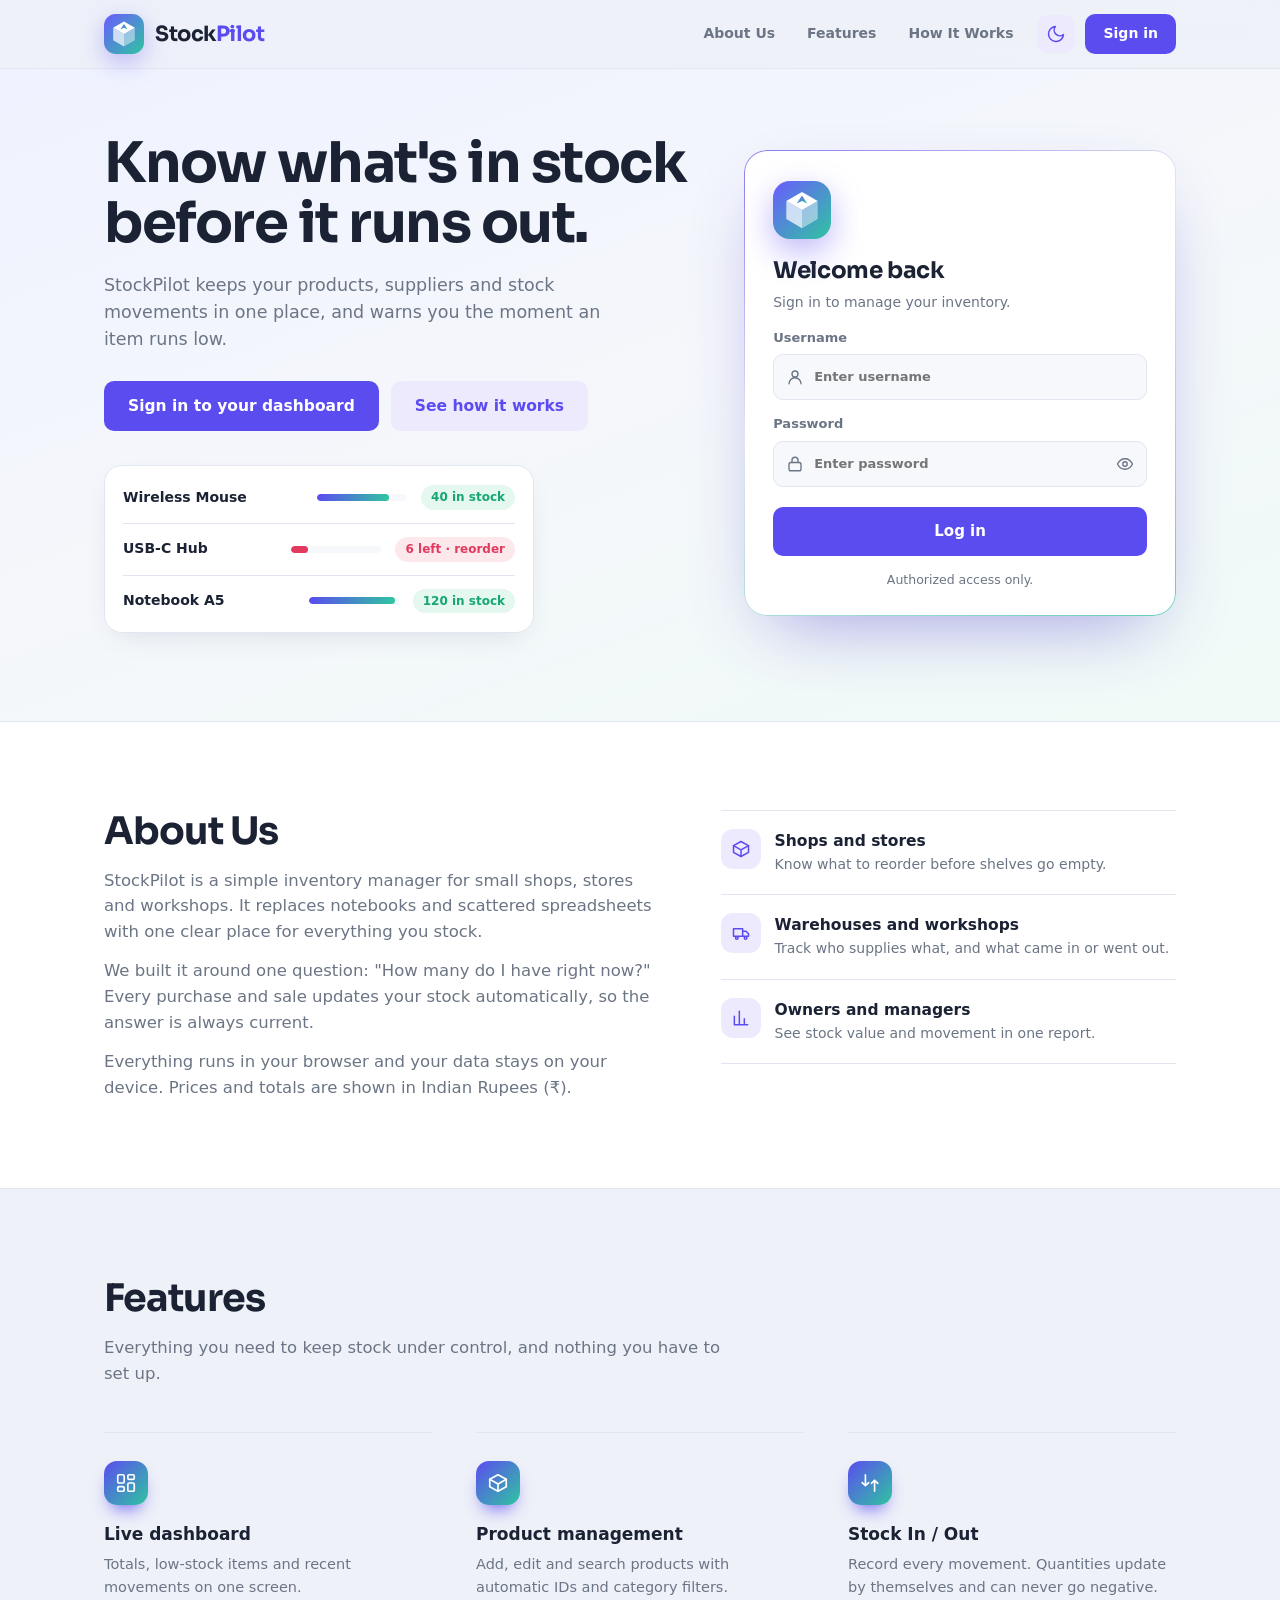
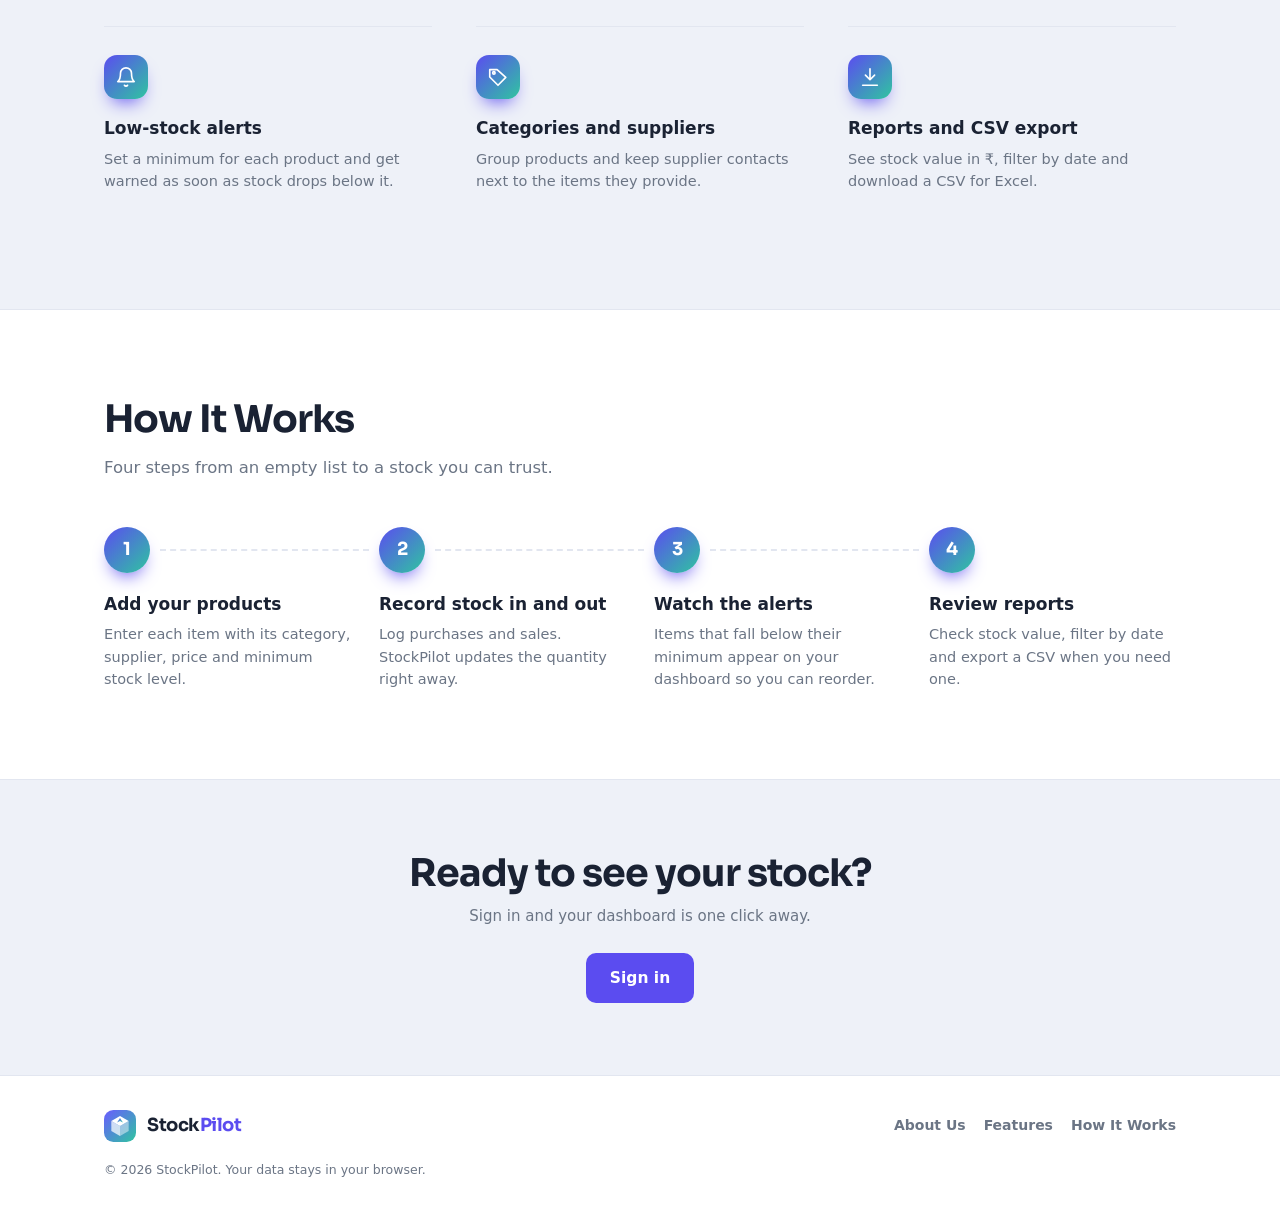
<file: index.html>
<!DOCTYPE html><html lang="en"><head><meta charset="utf-8"><meta name="viewport" content="width=device-width,initial-scale=1"><title>StockPilot · Inventory Management</title>
<meta name="description" content="StockPilot helps you track products, suppliers and stock movements, and warns you before anything runs out.">
<link rel="icon" href="favicon.svg" type="image/svg+xml">
<link rel="preconnect" href="https://fonts.googleapis.com"><link rel="preconnect" href="https://fonts.gstatic.com" crossorigin>
<link href="https://fonts.googleapis.com/css2?family=Sora:wght@600;700&display=swap" rel="stylesheet">
<script>(function(){try{var t=localStorage.getItem('sp_theme')||(matchMedia('(prefers-color-scheme: dark)').matches?'dark':'light');document.documentElement.setAttribute('data-theme',t)}catch(e){}})();</script>
<link rel="stylesheet" href="css/style.css"></head>
<body class="landing">

<header class="nav"><div class="wrap">
 <a class="wordmark" href="#top" aria-label="StockPilot home"><span class="lg" data-logo="color"></span><span>Stock<b>Pilot</b></span></a>
 <nav class="nav-links" aria-label="Sections"><a href="#about">About Us</a><a href="#features">Features</a><a href="#how">How It Works</a></nav>
 <button class="btn ghost icon-btn" id="theme-toggle" aria-label="Toggle dark mode"></button>
 <a class="btn sm" href="#login">Sign in</a>
</div></header>

<section class="hero" id="top"><div class="wrap">
 <div>
  <h1>Know what's in stock before it runs out.</h1>
  <p class="lead">StockPilot keeps your products, suppliers and stock movements in one place, and warns you the moment an item runs low.</p>
  <div class="cta-row"><a class="btn lg" href="#login">Sign in to your dashboard</a><a class="btn ghost lg" href="#how">See how it works</a></div>
  <div class="panel peek" aria-label="Sample stock levels">
   <div class="peek-row"><span>Wireless Mouse</span><div class="meter"><i style="width:80%"></i></div><span class="tag">40 in stock</span></div>
   <div class="peek-row"><span>USB-C Hub</span><div class="meter low"><i style="width:18%"></i></div><span class="tag low">6 left · reorder</span></div>
   <div class="peek-row"><span>Notebook A5</span><div class="meter"><i style="width:96%"></i></div><span class="tag">120 in stock</span></div>
  </div>
 </div>

 <form class="panel login" id="login">
  <div class="badge" data-logo="color"></div>
  <h3>Welcome back</h3>
  <p class="sub">Sign in to manage your inventory.</p>
  <label>Username<div class="field"><span class="icon" data-ic="user"></span><input name="u" placeholder="Enter username" required autocomplete="username"></div></label>
  <label>Password<div class="field"><span class="icon" data-ic="lock"></span><input name="p" id="pw" type="password" placeholder="Enter password" required autocomplete="current-password"><button type="button" class="eye" id="eye" aria-label="Show password"></button></div></label>
  <button class="btn">Log in</button>
  <p class="note">Authorized access only.</p>
 </form>
</div></section>

<section class="sec band" id="about"><div class="wrap about">
 <div>
  <h2>About Us</h2>
  <p>StockPilot is a simple inventory manager for small shops, stores and workshops. It replaces notebooks and scattered spreadsheets with one clear place for everything you stock.</p>
  <p>We built it around one question: "How many do I have right now?" Every purchase and sale updates your stock automatically, so the answer is always current.</p>
  <p>Everything runs in your browser and your data stays on your device. Prices and totals are shown in Indian Rupees (₹).</p>
 </div>
 <ul class="who">
  <li><span class="icon" data-ic="products"></span><div><strong>Shops and stores</strong><span>Know what to reorder before shelves go empty.</span></div></li>
  <li><span class="icon" data-ic="suppliers"></span><div><strong>Warehouses and workshops</strong><span>Track who supplies what, and what came in or went out.</span></div></li>
  <li><span class="icon" data-ic="reports"></span><div><strong>Owners and managers</strong><span>See stock value and movement in one report.</span></div></li>
 </ul>
</div></section>

<section class="sec" id="features"><div class="wrap">
 <div class="sec-head"><h2>Features</h2><p>Everything you need to keep stock under control, and nothing you have to set up.</p></div>
 <div class="feat">
  <article><span class="icon" data-ic="dashboard"></span><h3>Live dashboard</h3><p>Totals, low-stock items and recent movements on one screen.</p></article>
  <article><span class="icon" data-ic="products"></span><h3>Product management</h3><p>Add, edit and search products with automatic IDs and category filters.</p></article>
  <article><span class="icon" data-ic="transactions"></span><h3>Stock In / Out</h3><p>Record every movement. Quantities update by themselves and can never go negative.</p></article>
  <article><span class="icon" data-ic="bell"></span><h3>Low-stock alerts</h3><p>Set a minimum for each product and get warned as soon as stock drops below it.</p></article>
  <article><span class="icon" data-ic="categories"></span><h3>Categories and suppliers</h3><p>Group products and keep supplier contacts next to the items they provide.</p></article>
  <article><span class="icon" data-ic="download"></span><h3>Reports and CSV export</h3><p>See stock value in ₹, filter by date and download a CSV for Excel.</p></article>
 </div>
</div></section>

<section class="sec band" id="how"><div class="wrap">
 <div class="sec-head"><h2>How It Works</h2><p>Four steps from an empty list to a stock you can trust.</p></div>
 <ol class="steps">
  <li><h3>Add your products</h3><p>Enter each item with its category, supplier, price and minimum stock level.</p></li>
  <li><h3>Record stock in and out</h3><p>Log purchases and sales. StockPilot updates the quantity right away.</p></li>
  <li><h3>Watch the alerts</h3><p>Items that fall below their minimum appear on your dashboard so you can reorder.</p></li>
  <li><h3>Review reports</h3><p>Check stock value, filter by date and export a CSV when you need one.</p></li>
 </ol>
</div></section>

<section class="sec cta-band"><div class="wrap">
 <h2>Ready to see your stock?</h2><p>Sign in and your dashboard is one click away.</p>
 <a class="btn lg" href="#login">Sign in</a>
</div></section>

<footer class="foot"><div class="wrap">
 <a class="wordmark" href="#top"><span class="lg" data-logo="color"></span><span>Stock<b>Pilot</b></span></a>
 <nav aria-label="Footer"><a href="#about">About Us</a><a href="#features">Features</a><a href="#how">How It Works</a></nav>
 <small>© <span id="yr"></span> StockPilot. Your data stays in your browser.</small>
</div></footer>

<script src="js/app.js"></script><script>
document.querySelectorAll('[data-logo]').forEach(e=>e.innerHTML=logoSvg(e.dataset.logo));
document.querySelectorAll('[data-ic]').forEach(e=>e.innerHTML=ICON[e.dataset.ic]);
$('#yr').textContent=new Date().getFullYear();
wireThemeToggle($('#theme-toggle'));
const eye=$('#eye'),pw=$('#pw'),paintEye=()=>{eye.innerHTML=ic(pw.type==='password'?'eye':'eyeoff');eye.setAttribute('aria-label',pw.type==='password'?'Show password':'Hide password')};
paintEye();eye.onclick=()=>{pw.type=pw.type==='password'?'text':'password';paintEye()};
if(sessionStorage.getItem('sp_auth')==='1')location.href='dashboard.html';
$('#login').onsubmit=e=>{e.preventDefault();const d=Object.fromEntries(new FormData(e.target));
if(d.u==='admin'&&d.p==='admin123'){sessionStorage.setItem('sp_auth','1');location.href='dashboard.html'}else toast('Wrong username or password','err')};
</script></body></html>
</file>
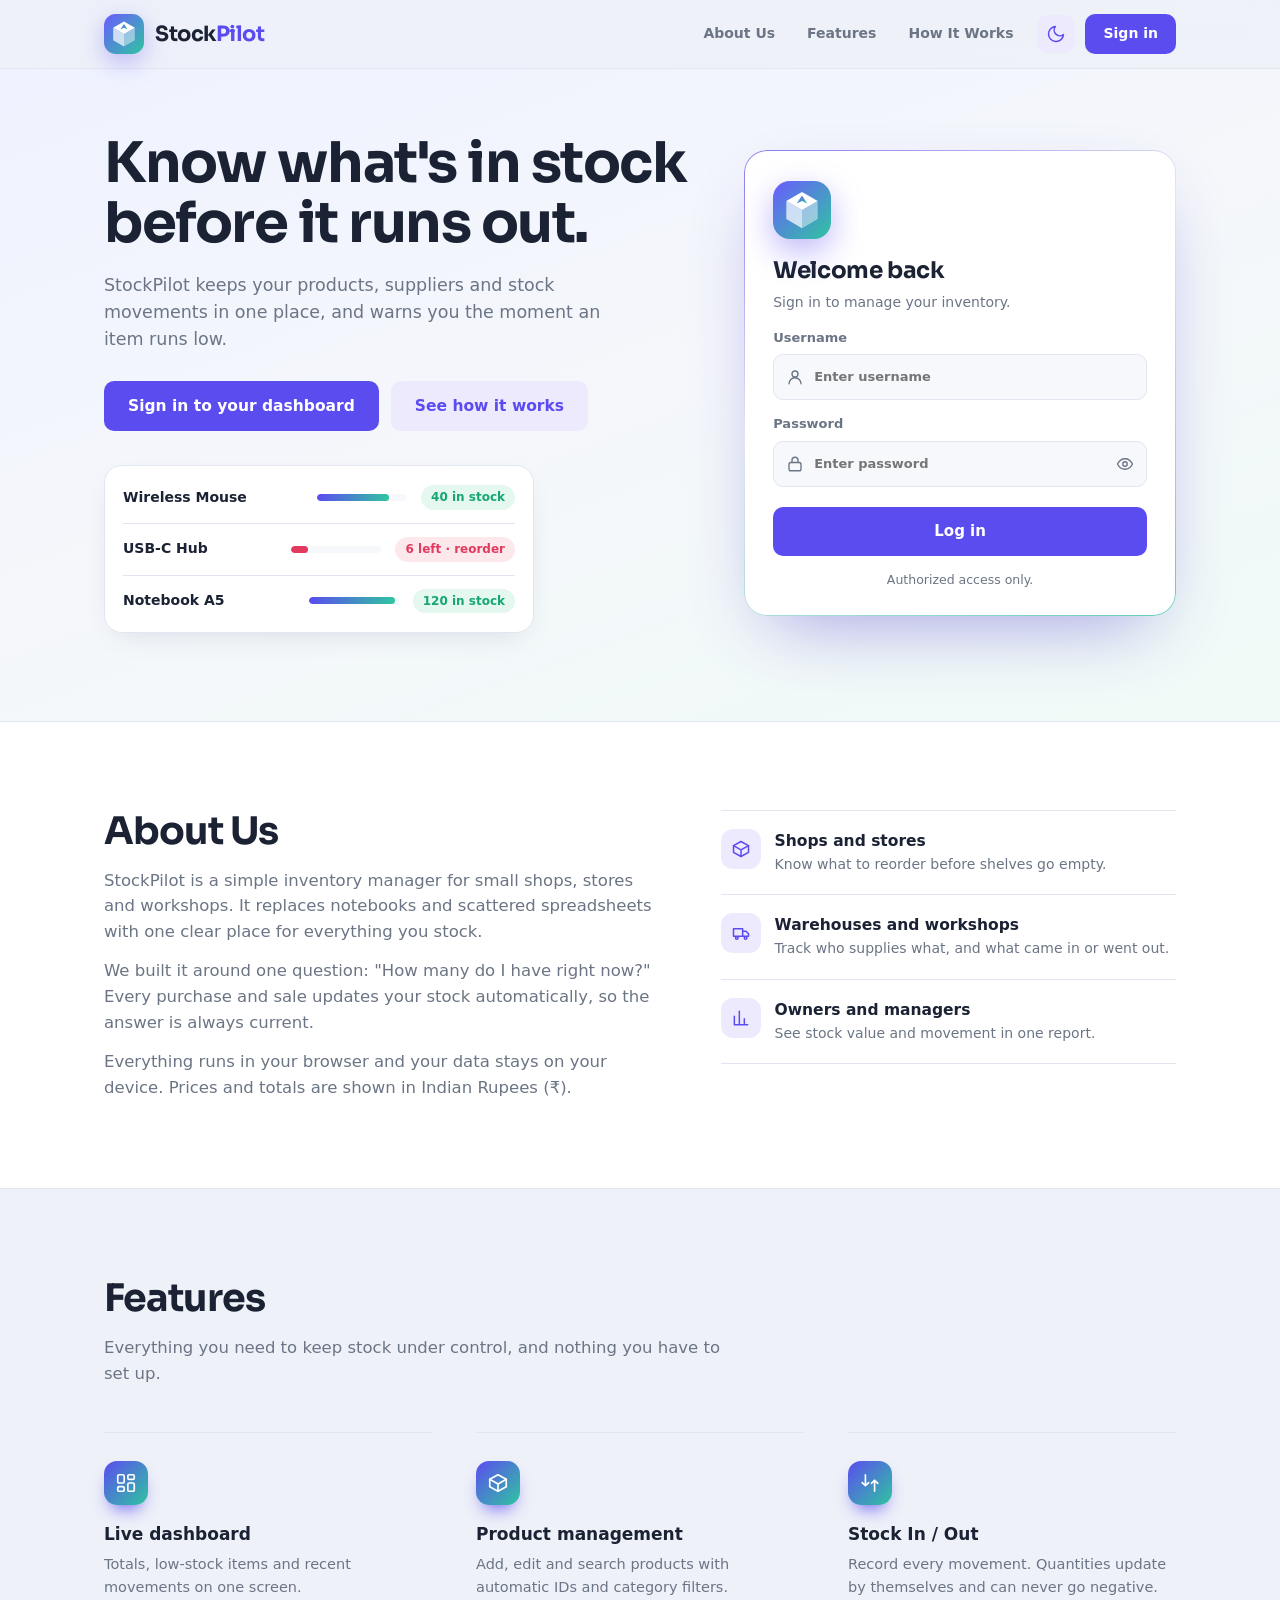
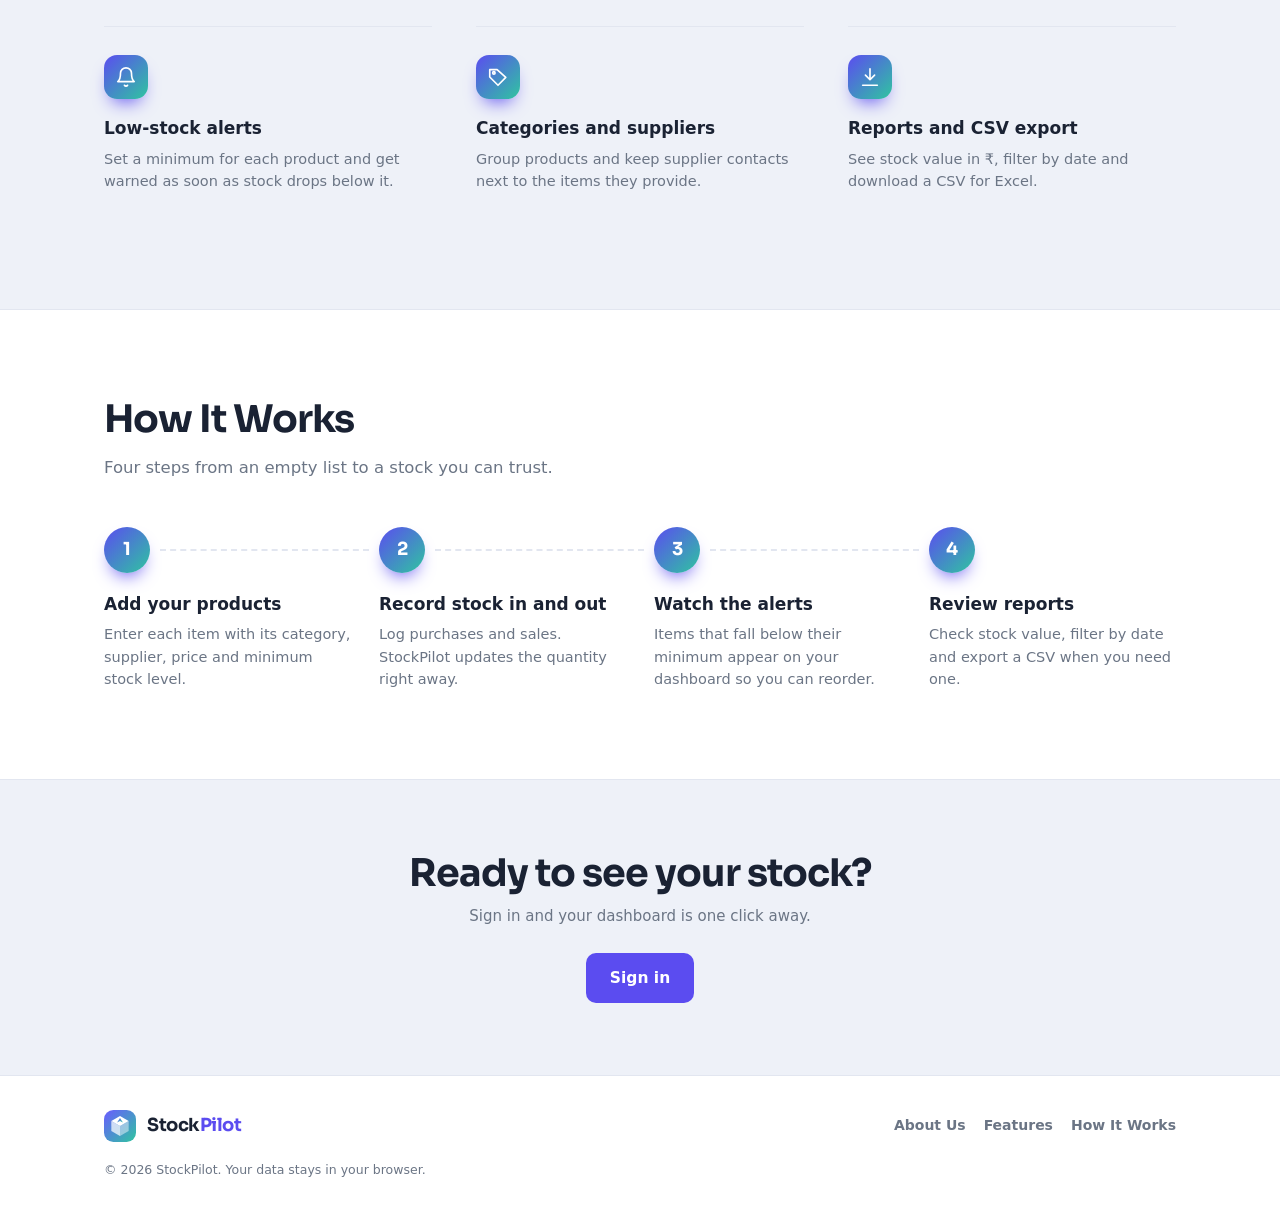
<file: categories.html>
<!DOCTYPE html><html lang="en"><head><meta charset="utf-8"><meta name="viewport" content="width=device-width,initial-scale=1"><title>Categories · StockPilot</title><link rel="icon" href="favicon.svg" type="image/svg+xml"><script>(function(){try{var t=localStorage.getItem('sp_theme')||(matchMedia('(prefers-color-scheme: dark)').matches?'dark':'light');document.documentElement.setAttribute('data-theme',t)}catch(e){}})();</script>
<link rel="stylesheet" href="css/style.css"></head><body data-page="categories"><noscript>StockPilot needs JavaScript.</noscript><script src="js/database.js"></script><script src="js/app.js"></script><script src="js/master.js"></script></body></html>
</file>
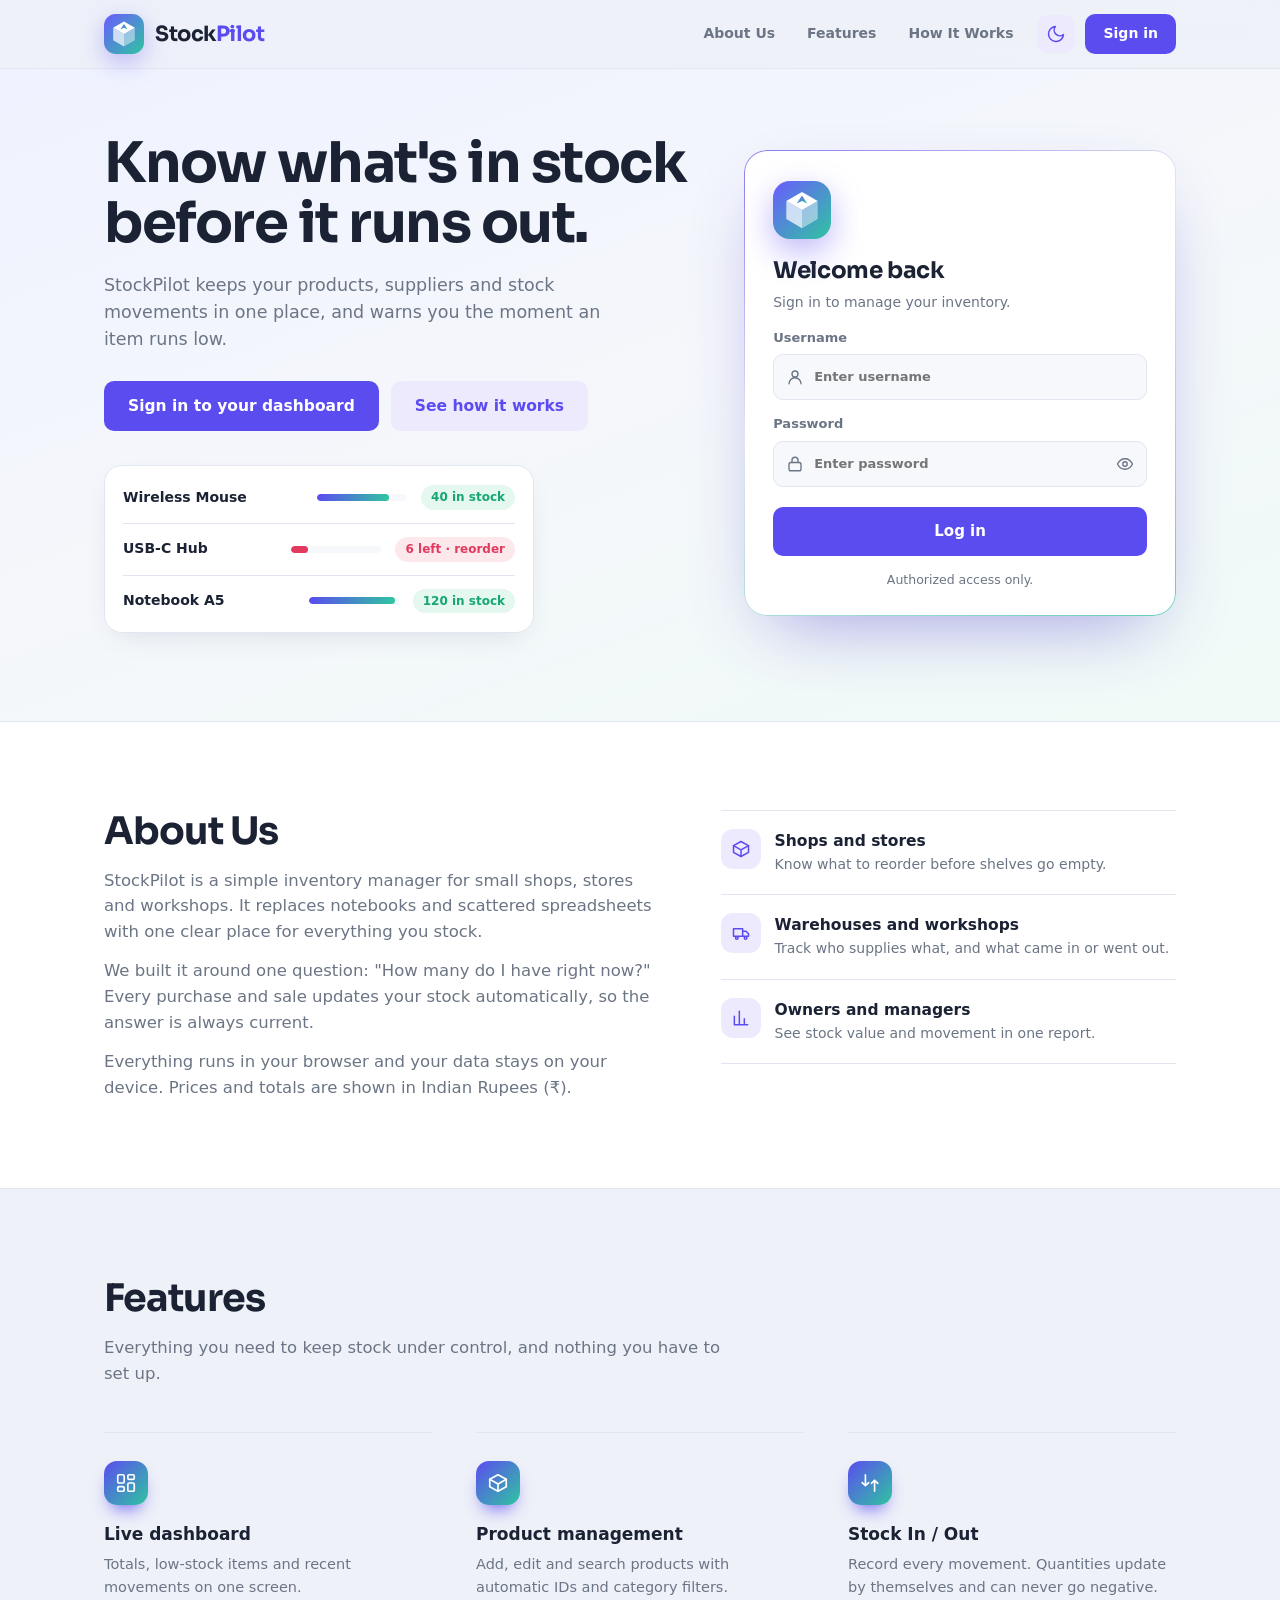
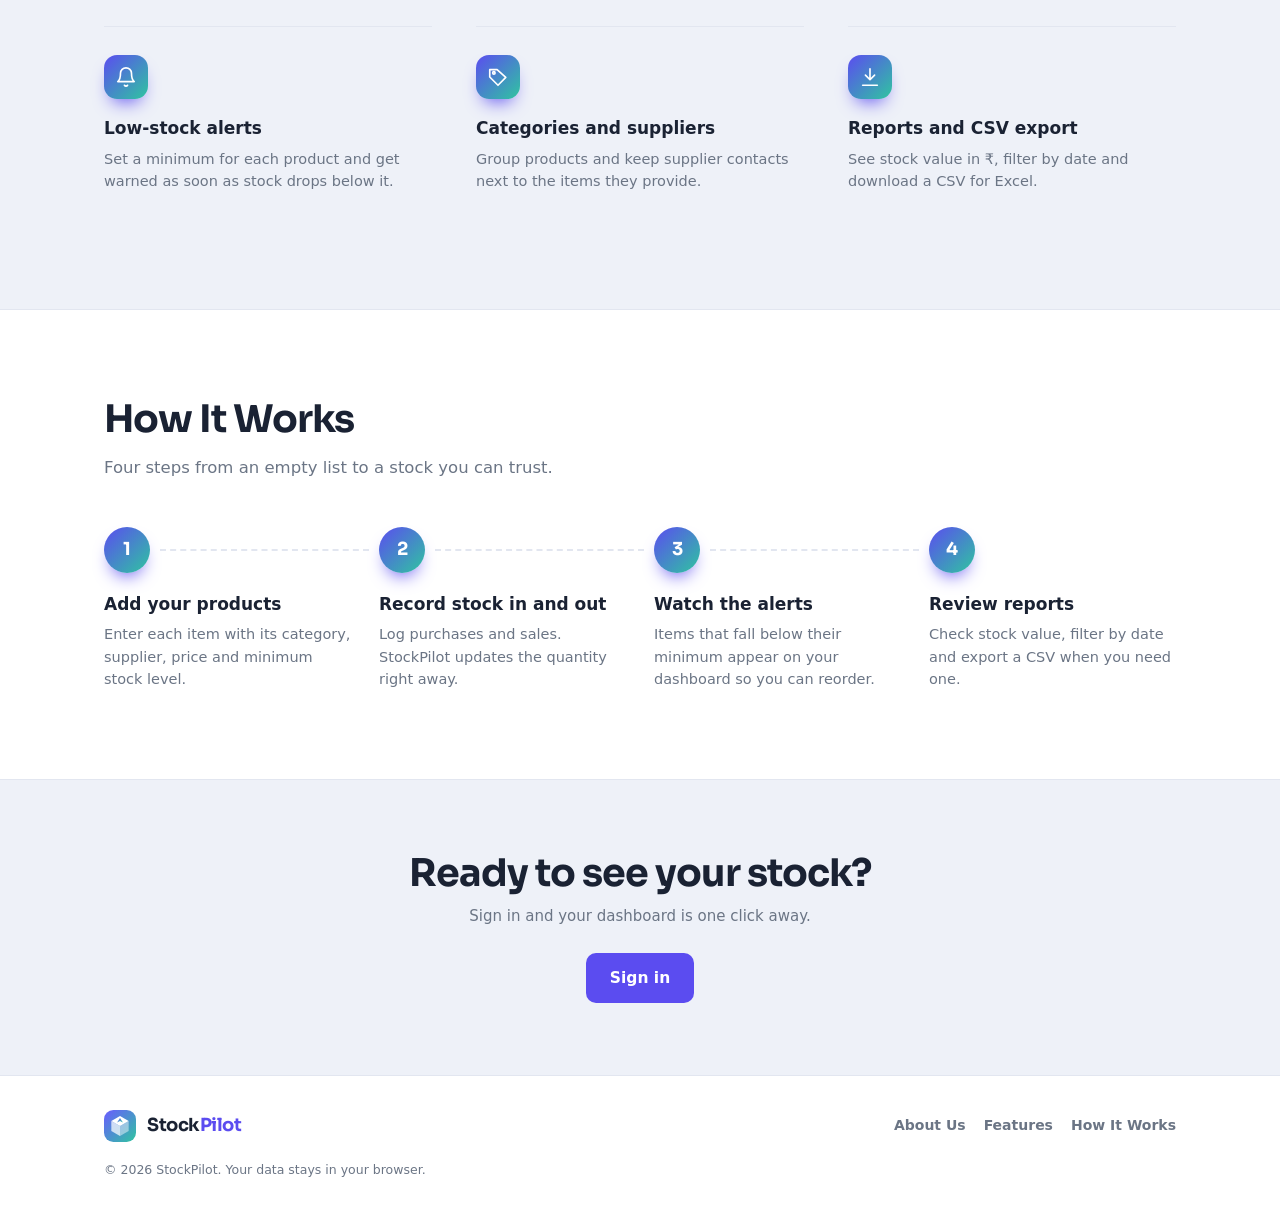
<file: dashboard.html>
<!DOCTYPE html><html lang="en"><head><meta charset="utf-8"><meta name="viewport" content="width=device-width,initial-scale=1"><title>Dashboard · StockPilot</title><link rel="icon" href="favicon.svg" type="image/svg+xml"><script>(function(){try{var t=localStorage.getItem('sp_theme')||(matchMedia('(prefers-color-scheme: dark)').matches?'dark':'light');document.documentElement.setAttribute('data-theme',t)}catch(e){}})();</script>
<link rel="stylesheet" href="css/style.css"></head><body data-page="dashboard"><noscript>StockPilot needs JavaScript.</noscript><script src="js/database.js"></script><script src="js/app.js"></script><script src="js/dashboard.js"></script></body></html>
</file>
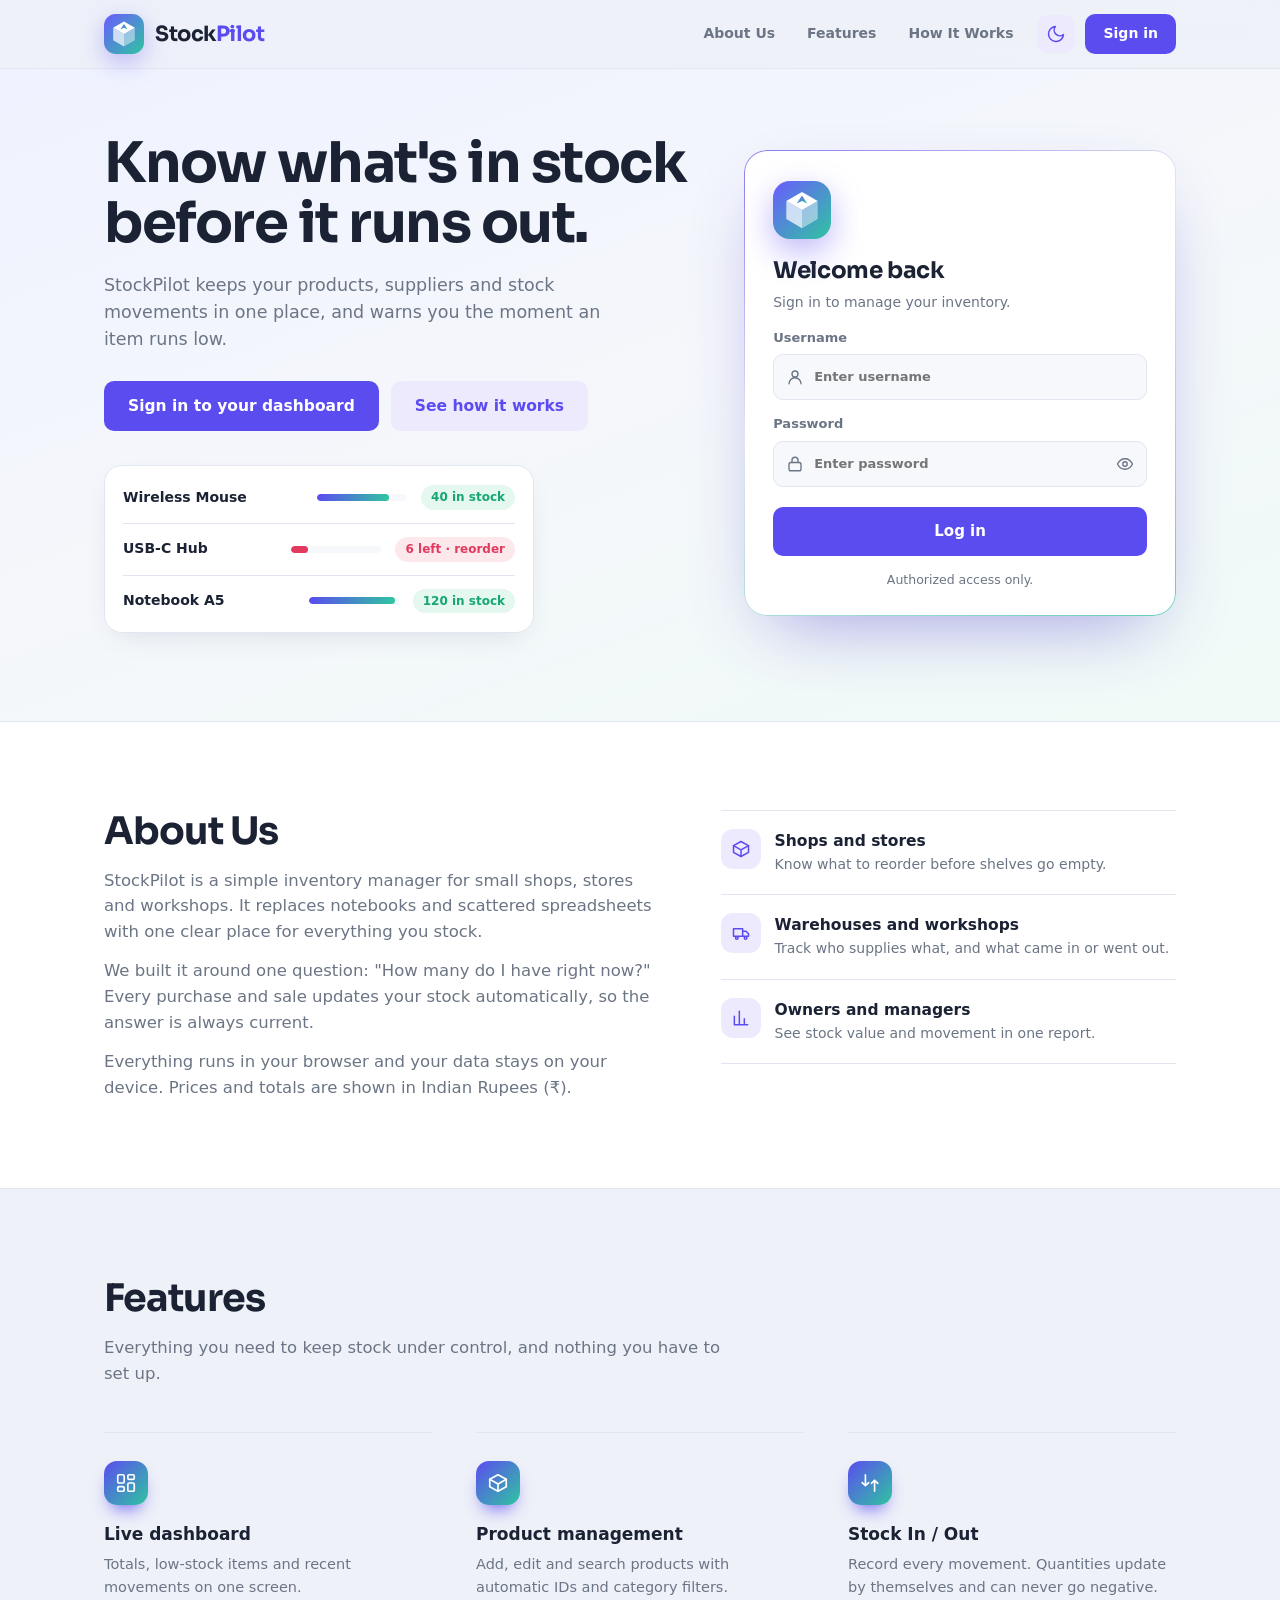
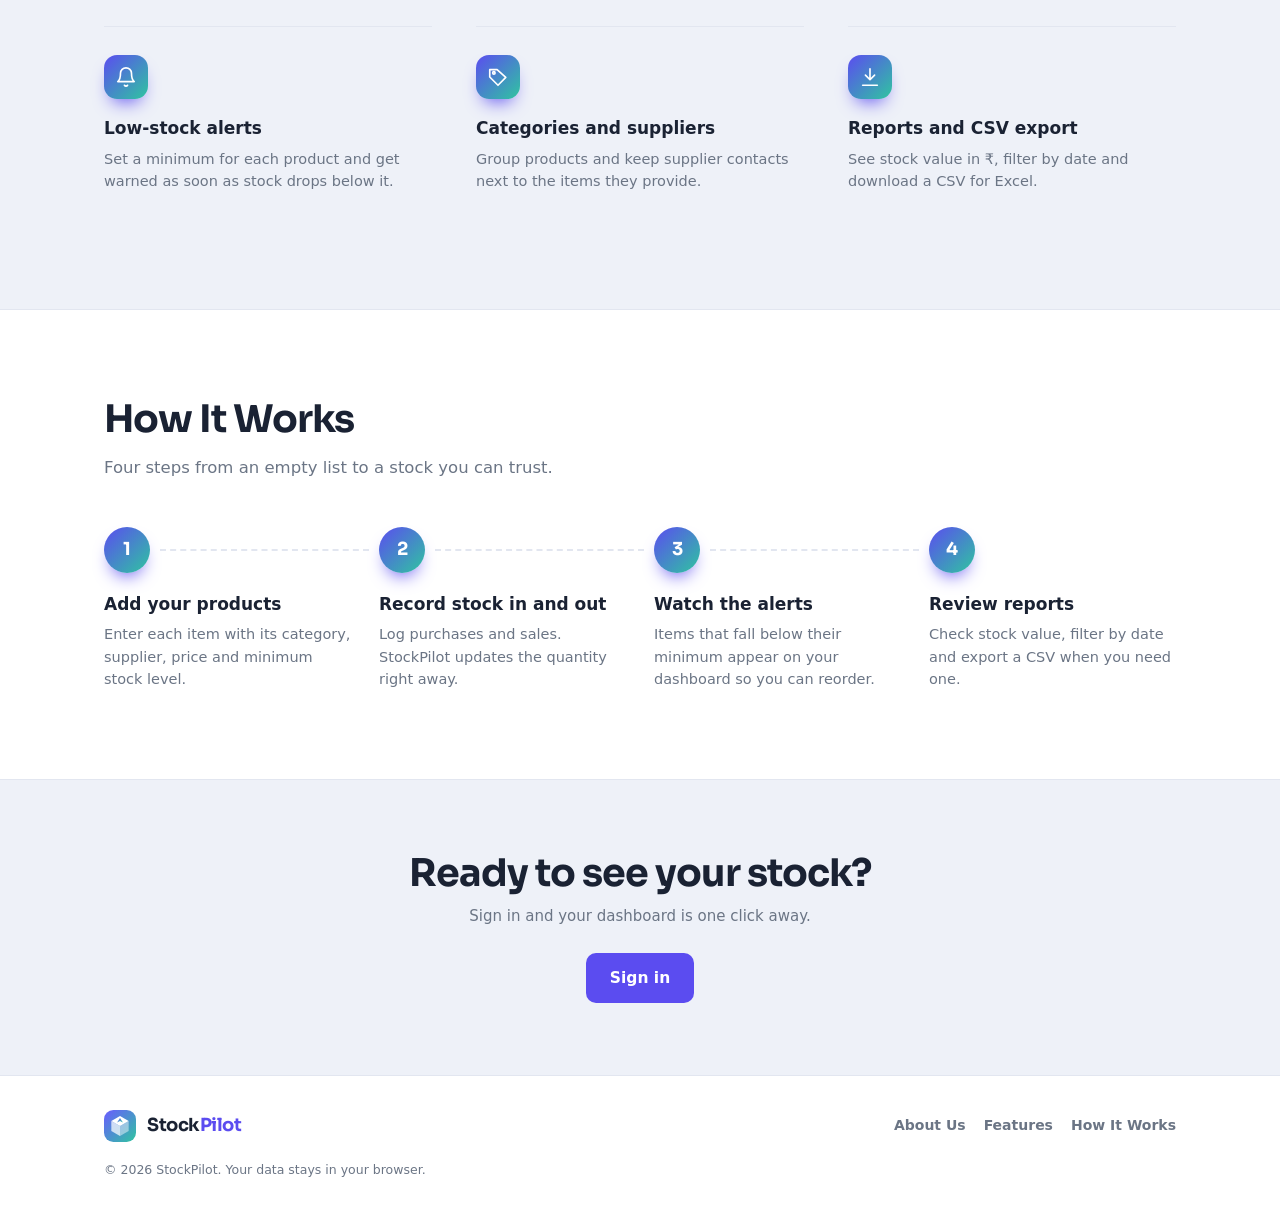
<file: orders.html>
<!DOCTYPE html><html lang="en"><head><meta charset="utf-8"><meta name="viewport" content="width=device-width,initial-scale=1"><title>Purchase Orders · StockPilot</title><link rel="icon" href="favicon.svg" type="image/svg+xml"><script>(function(){try{var t=localStorage.getItem('sp_theme')||(matchMedia('(prefers-color-scheme: dark)').matches?'dark':'light');document.documentElement.setAttribute('data-theme',t)}catch(e){}})();</script>
<link rel="stylesheet" href="css/style.css"></head><body data-page="orders"><noscript>StockPilot needs JavaScript.</noscript><script src="js/database.js"></script><script src="js/app.js"></script><script src="js/orders.js"></script></body></html>
</file>
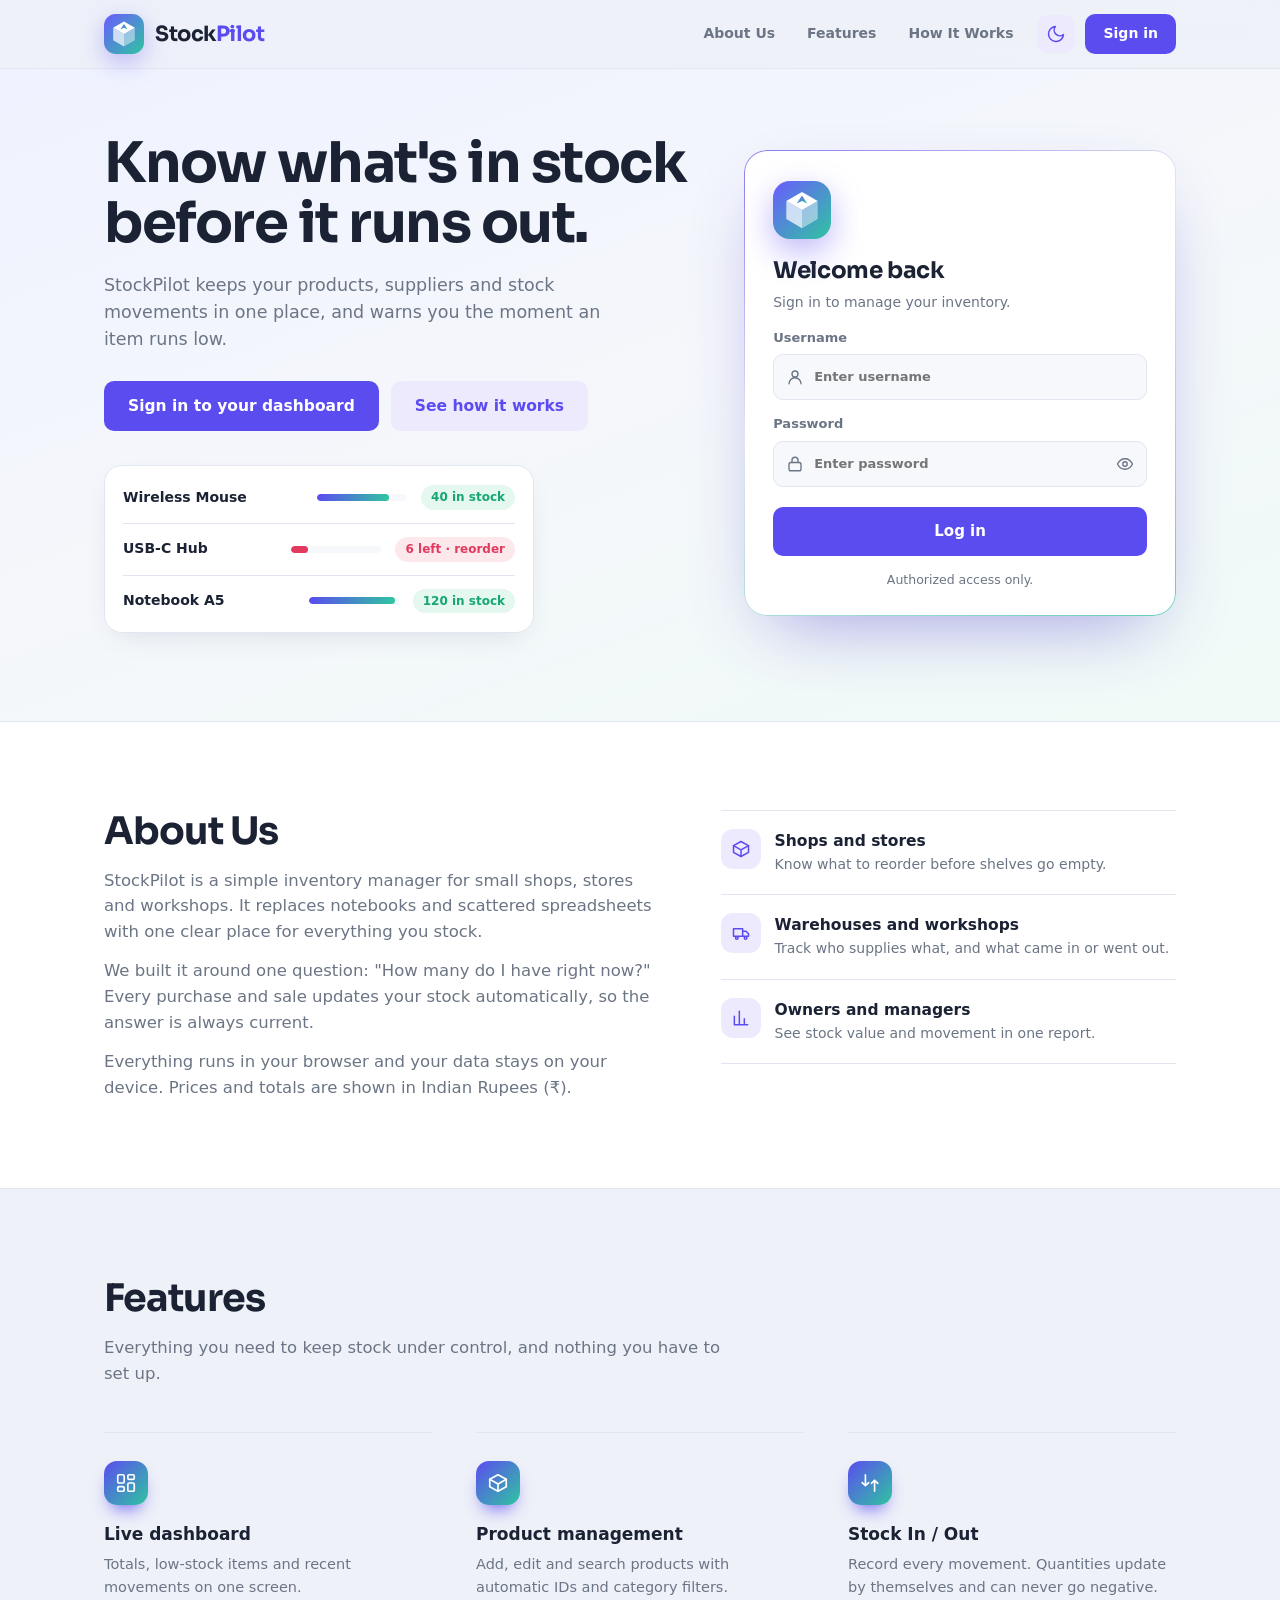
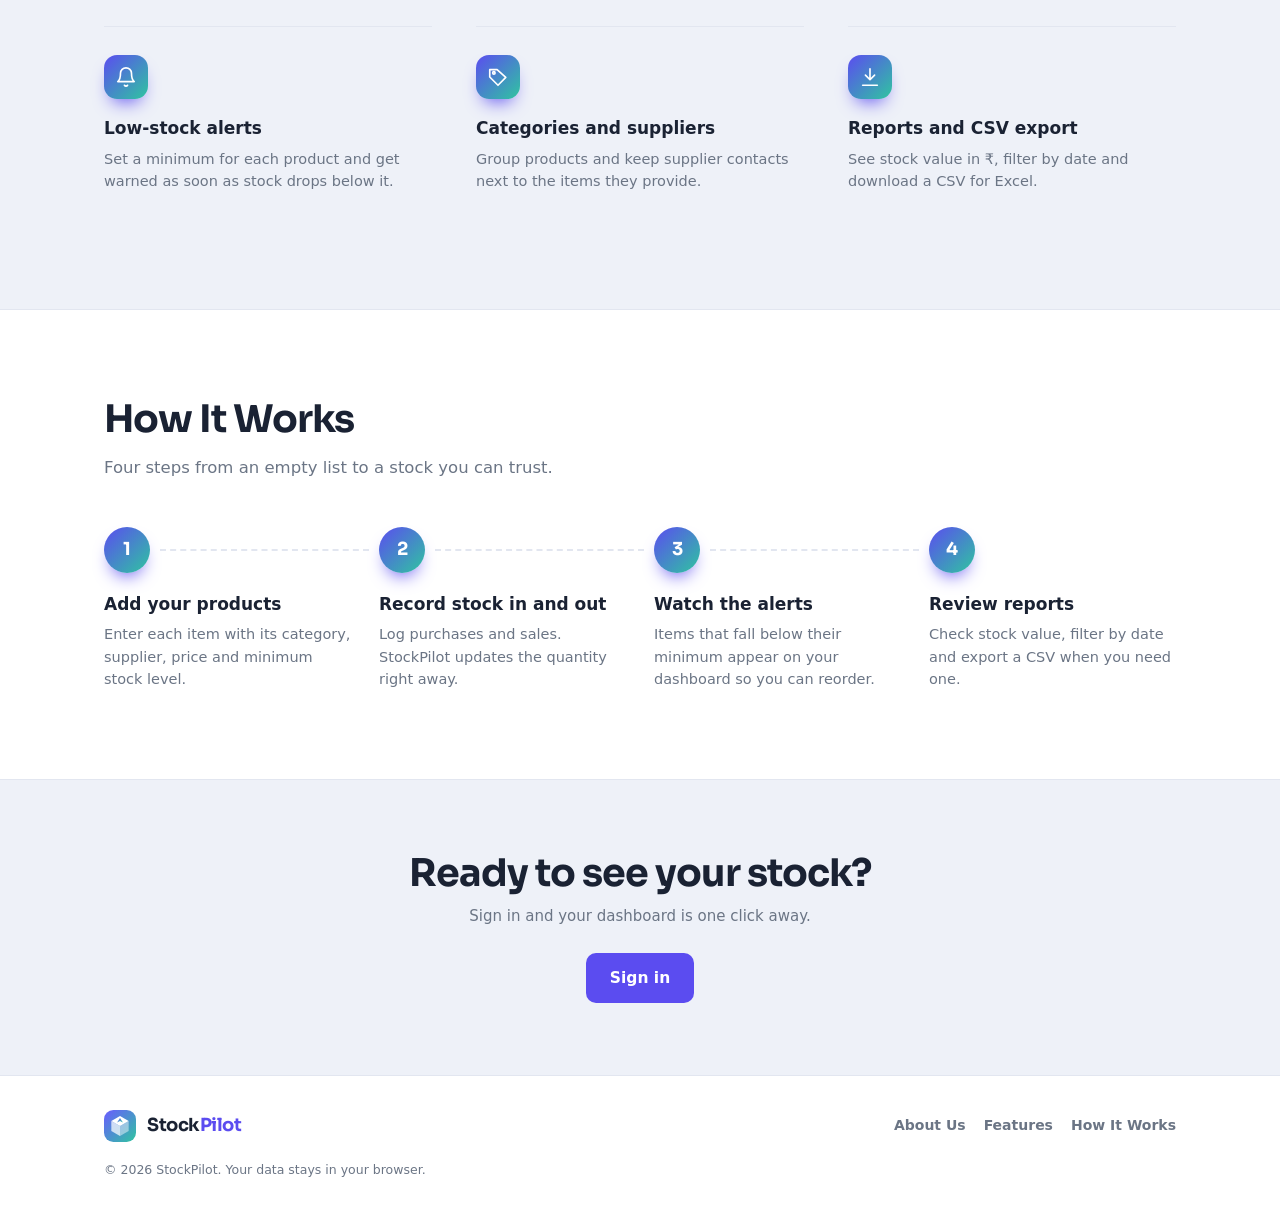
<file: products.html>
<!DOCTYPE html><html lang="en"><head><meta charset="utf-8"><meta name="viewport" content="width=device-width,initial-scale=1"><title>Products · StockPilot</title><link rel="icon" href="favicon.svg" type="image/svg+xml"><script>(function(){try{var t=localStorage.getItem('sp_theme')||(matchMedia('(prefers-color-scheme: dark)').matches?'dark':'light');document.documentElement.setAttribute('data-theme',t)}catch(e){}})();</script>
<link rel="stylesheet" href="css/style.css"></head><body data-page="products"><noscript>StockPilot needs JavaScript.</noscript><script src="js/database.js"></script><script src="js/app.js"></script><script src="js/products.js"></script></body></html>
</file>
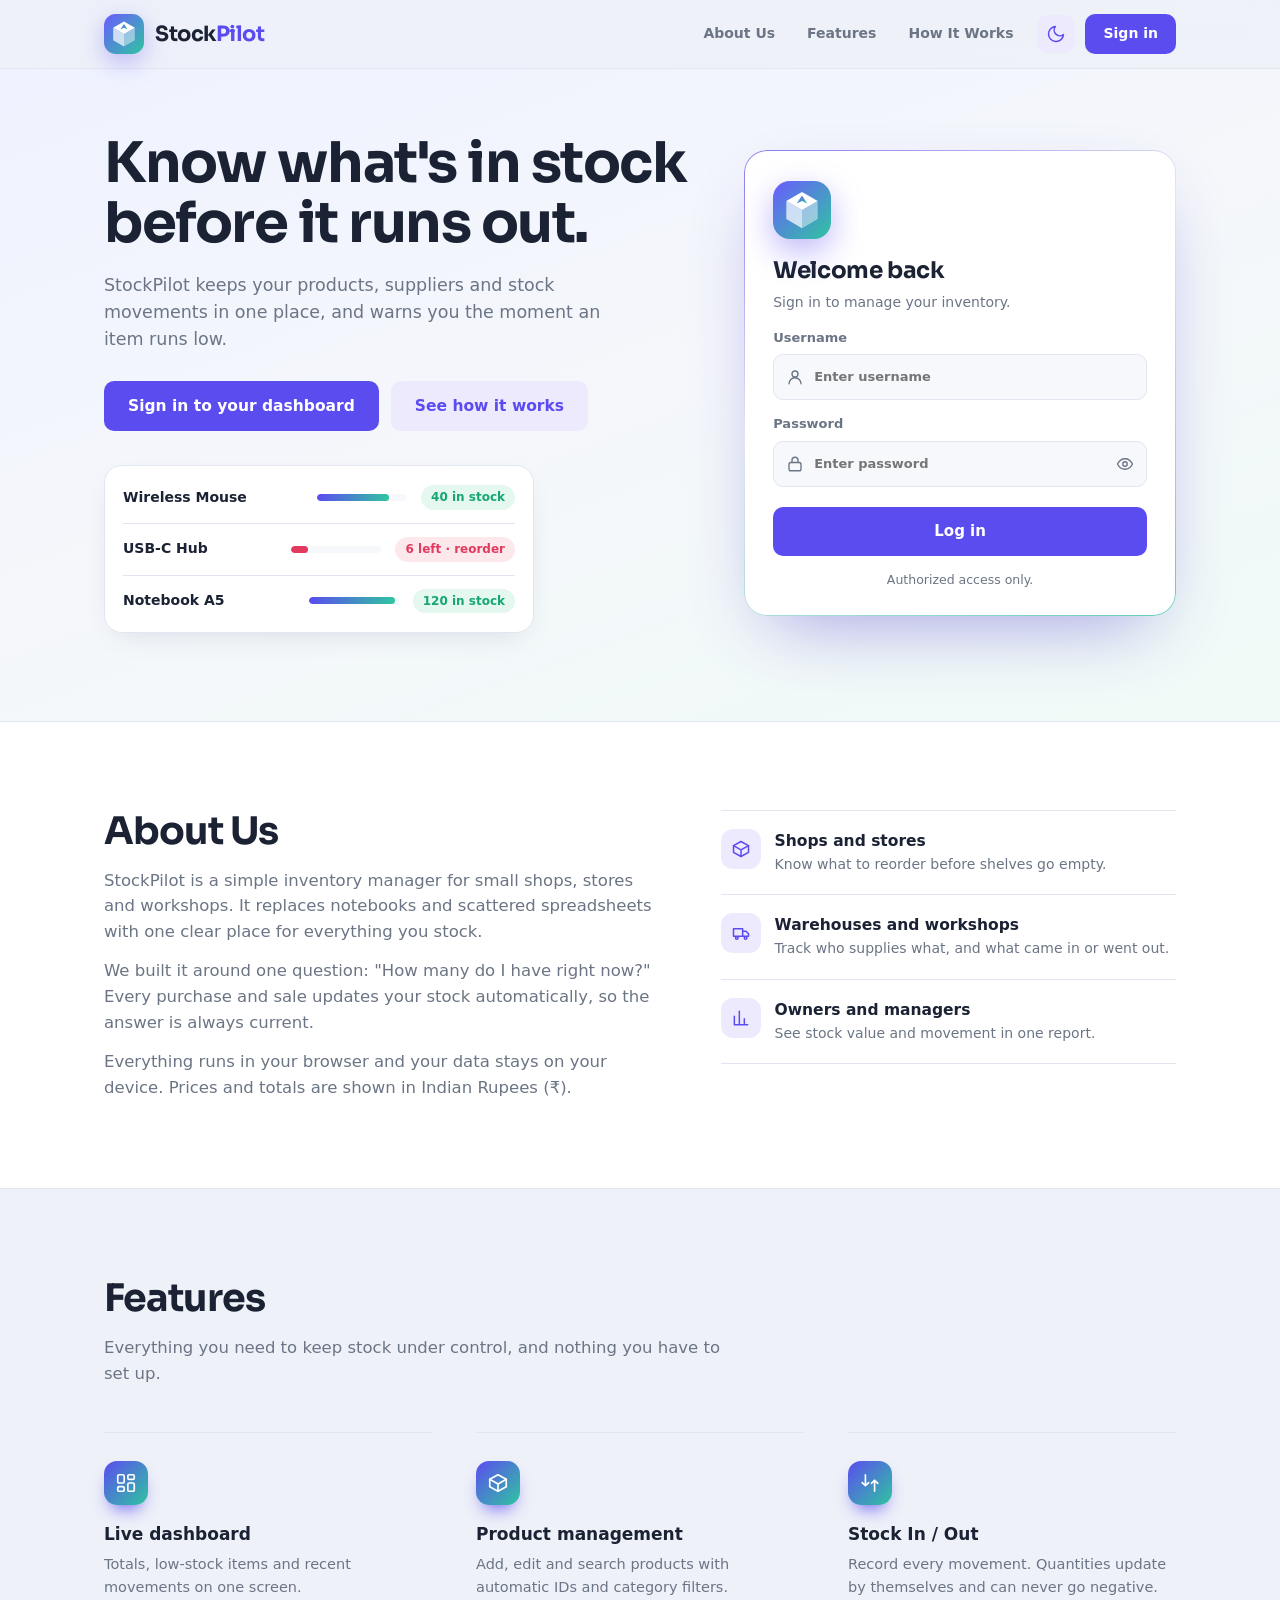
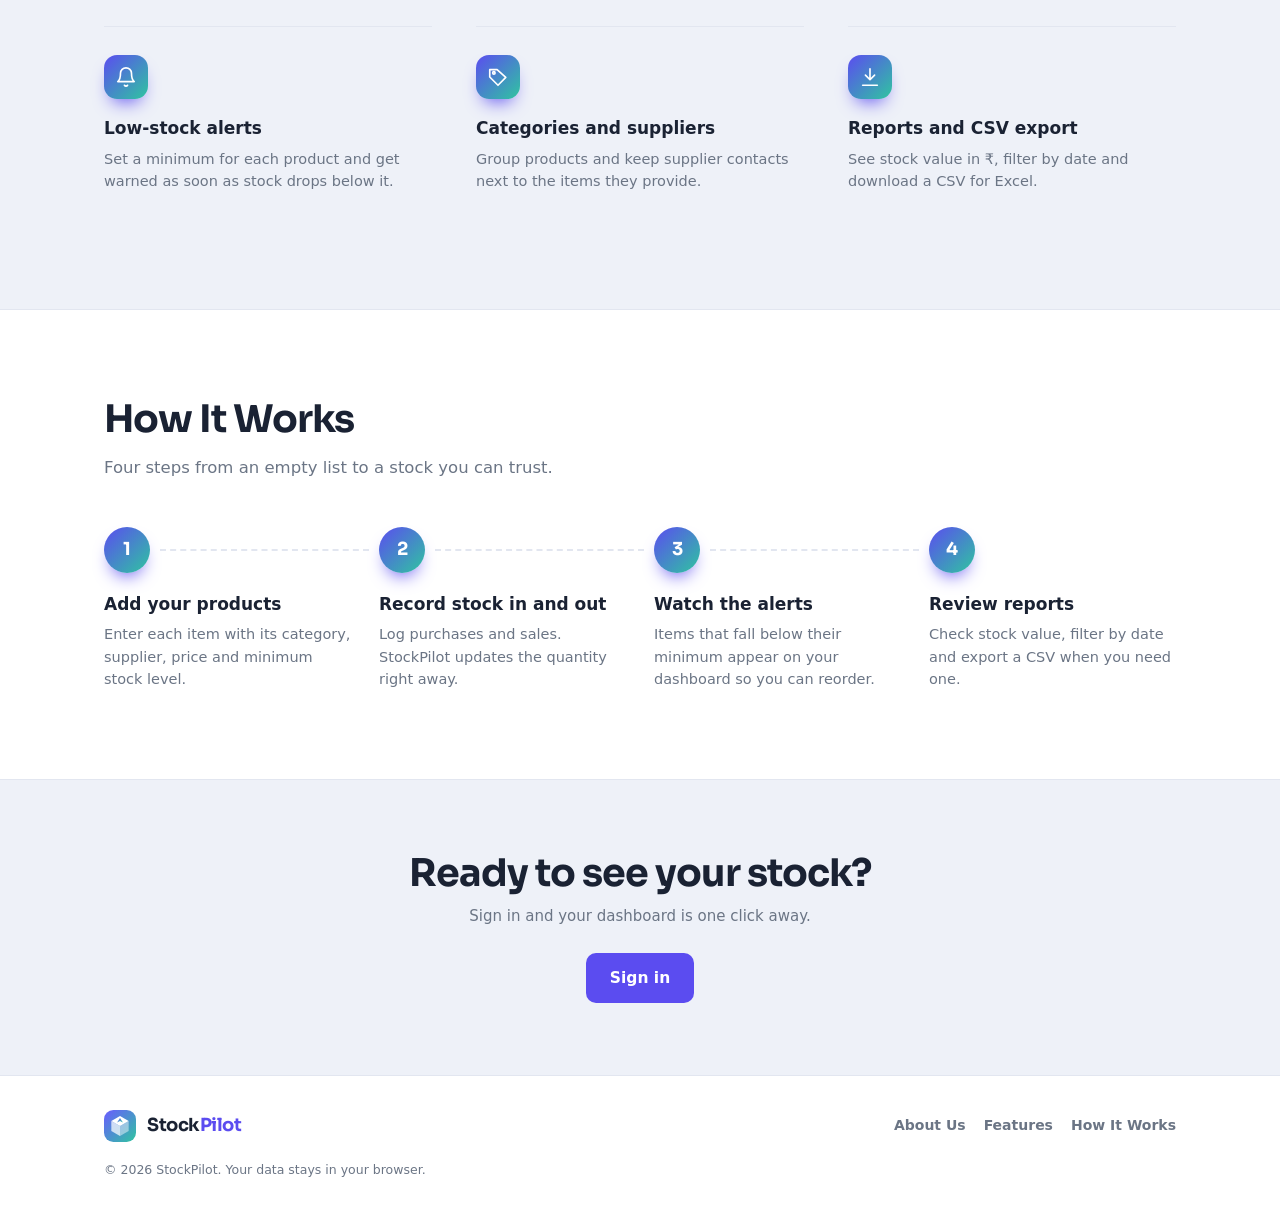
<file: reports.html>
<!DOCTYPE html><html lang="en"><head><meta charset="utf-8"><meta name="viewport" content="width=device-width,initial-scale=1"><title>Reports · StockPilot</title><link rel="icon" href="favicon.svg" type="image/svg+xml"><script>(function(){try{var t=localStorage.getItem('sp_theme')||(matchMedia('(prefers-color-scheme: dark)').matches?'dark':'light');document.documentElement.setAttribute('data-theme',t)}catch(e){}})();</script>
<link rel="stylesheet" href="css/style.css"></head><body data-page="reports"><noscript>StockPilot needs JavaScript.</noscript><script src="js/database.js"></script><script src="js/app.js"></script><script src="js/reports.js"></script></body></html>
</file>
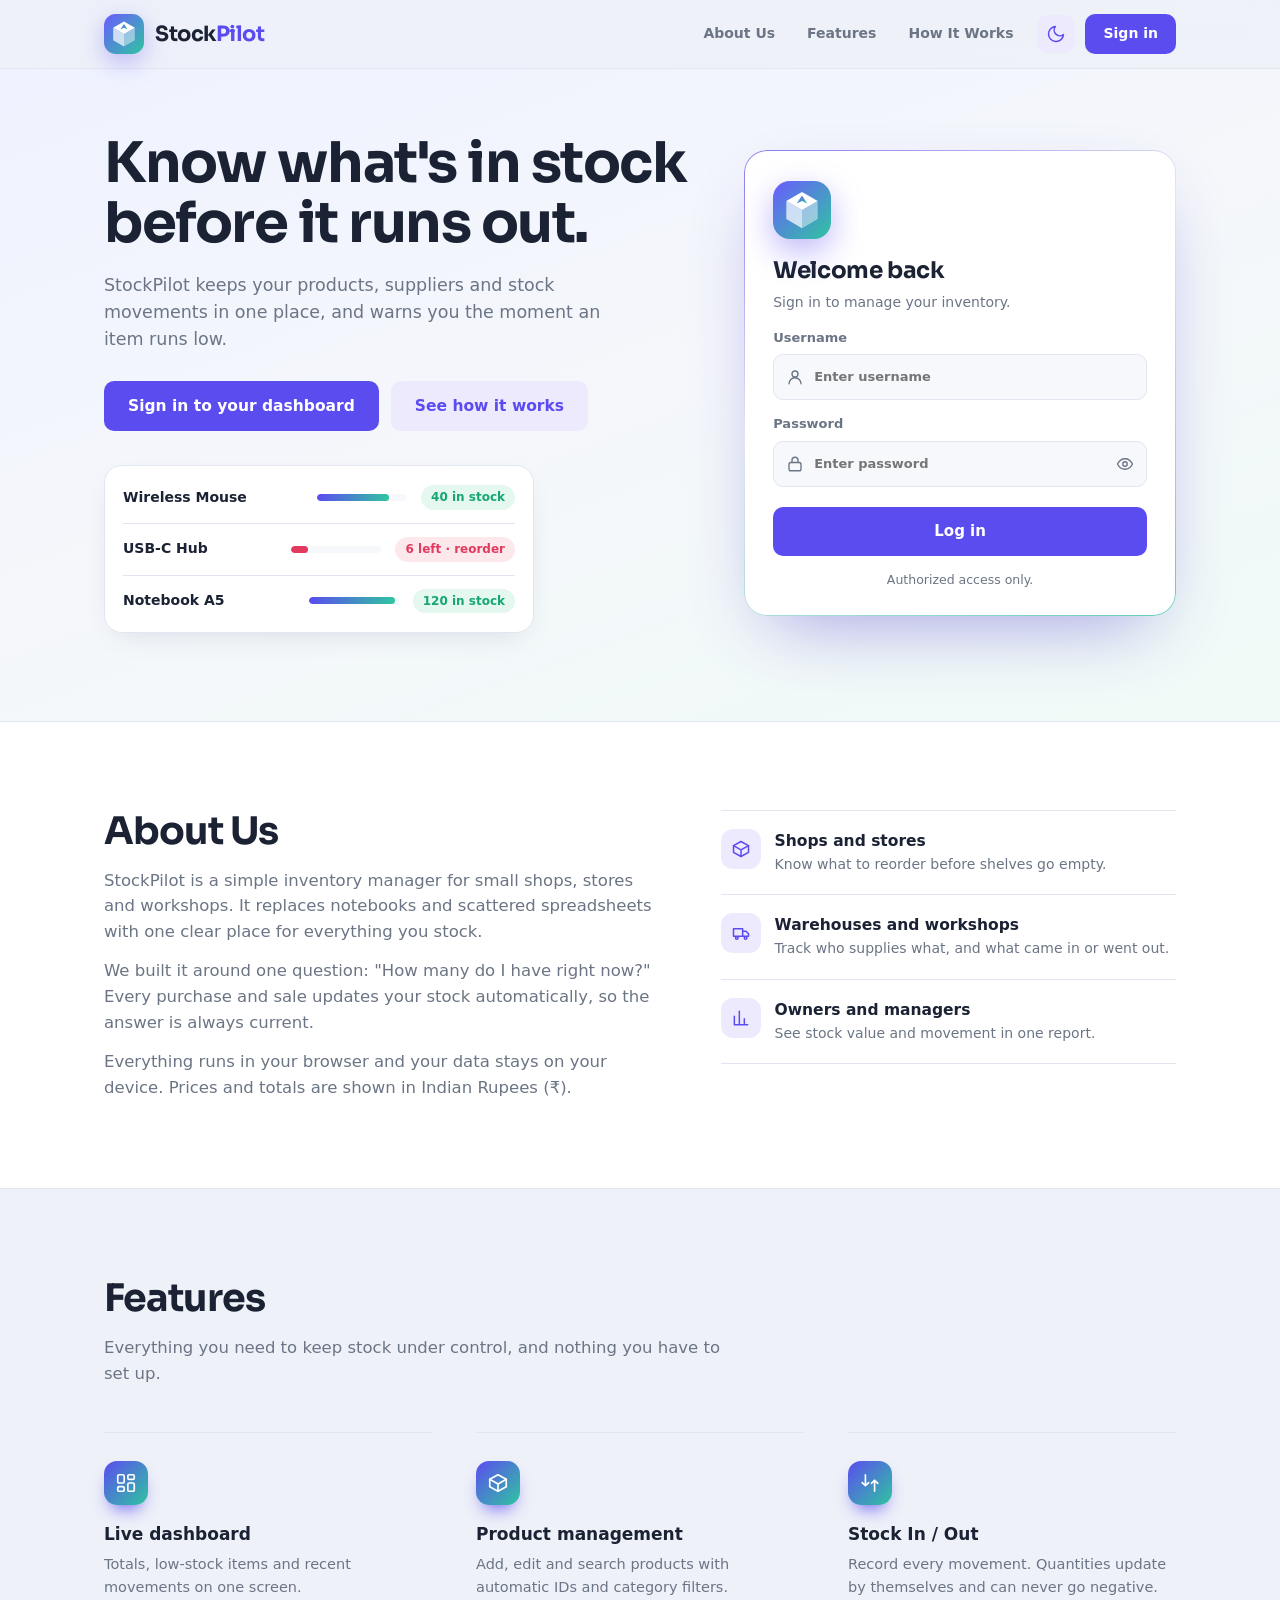
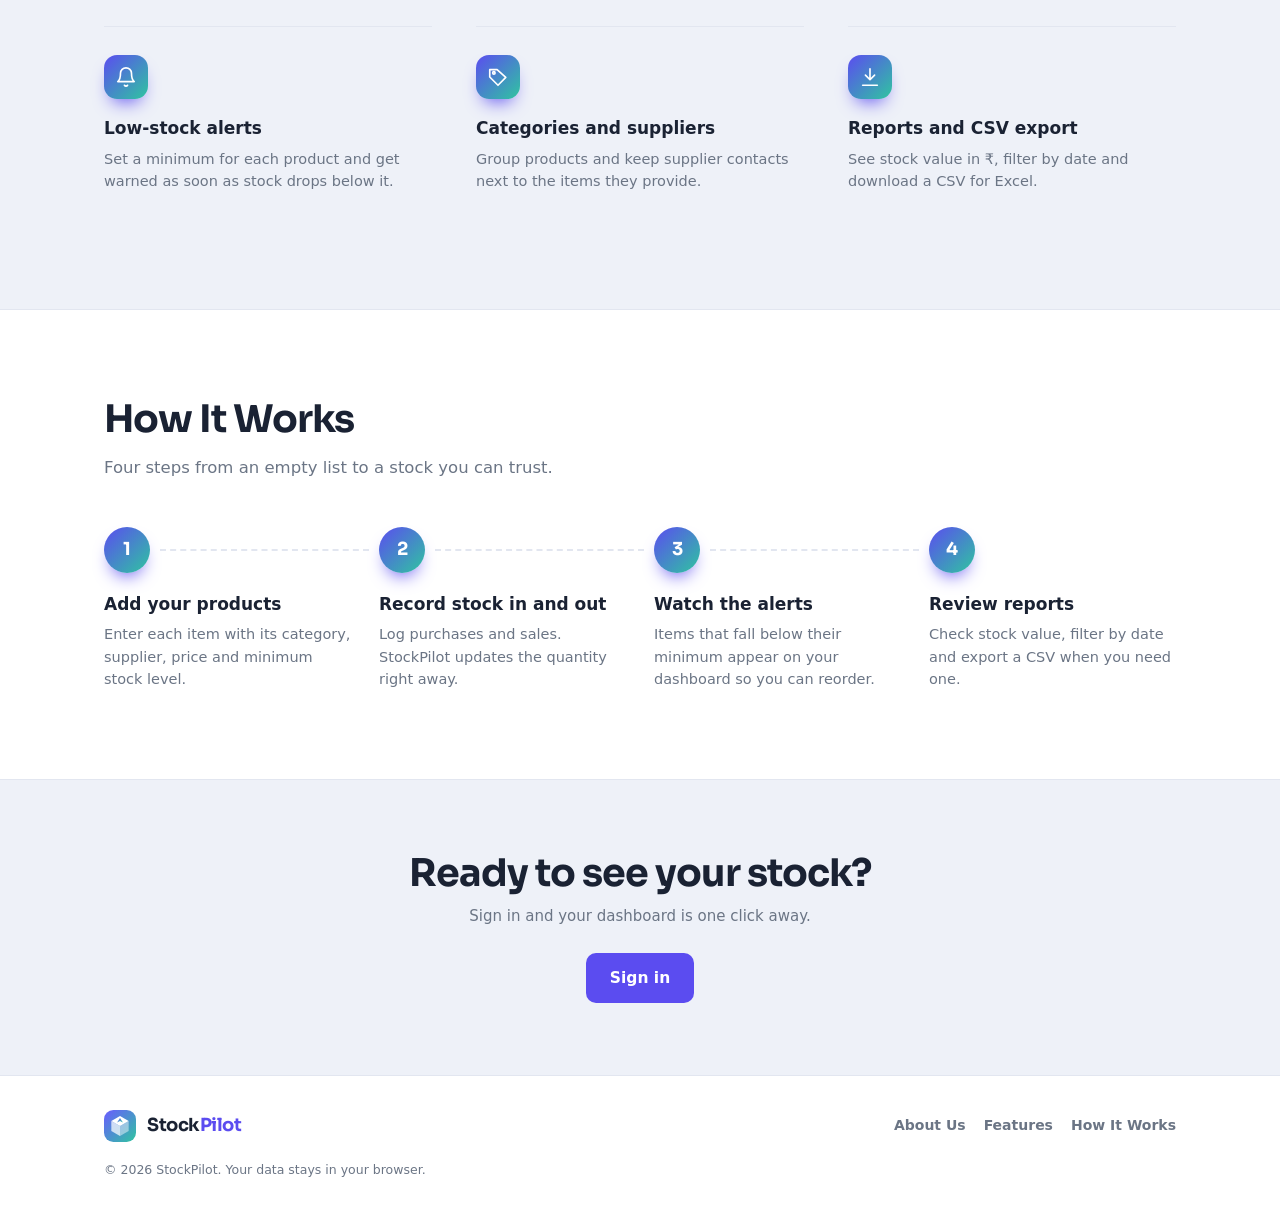
<file: suppliers.html>
<!DOCTYPE html><html lang="en"><head><meta charset="utf-8"><meta name="viewport" content="width=device-width,initial-scale=1"><title>Suppliers · StockPilot</title><link rel="icon" href="favicon.svg" type="image/svg+xml"><script>(function(){try{var t=localStorage.getItem('sp_theme')||(matchMedia('(prefers-color-scheme: dark)').matches?'dark':'light');document.documentElement.setAttribute('data-theme',t)}catch(e){}})();</script>
<link rel="stylesheet" href="css/style.css"></head><body data-page="suppliers"><noscript>StockPilot needs JavaScript.</noscript><script src="js/database.js"></script><script src="js/app.js"></script><script src="js/master.js"></script></body></html>
</file>
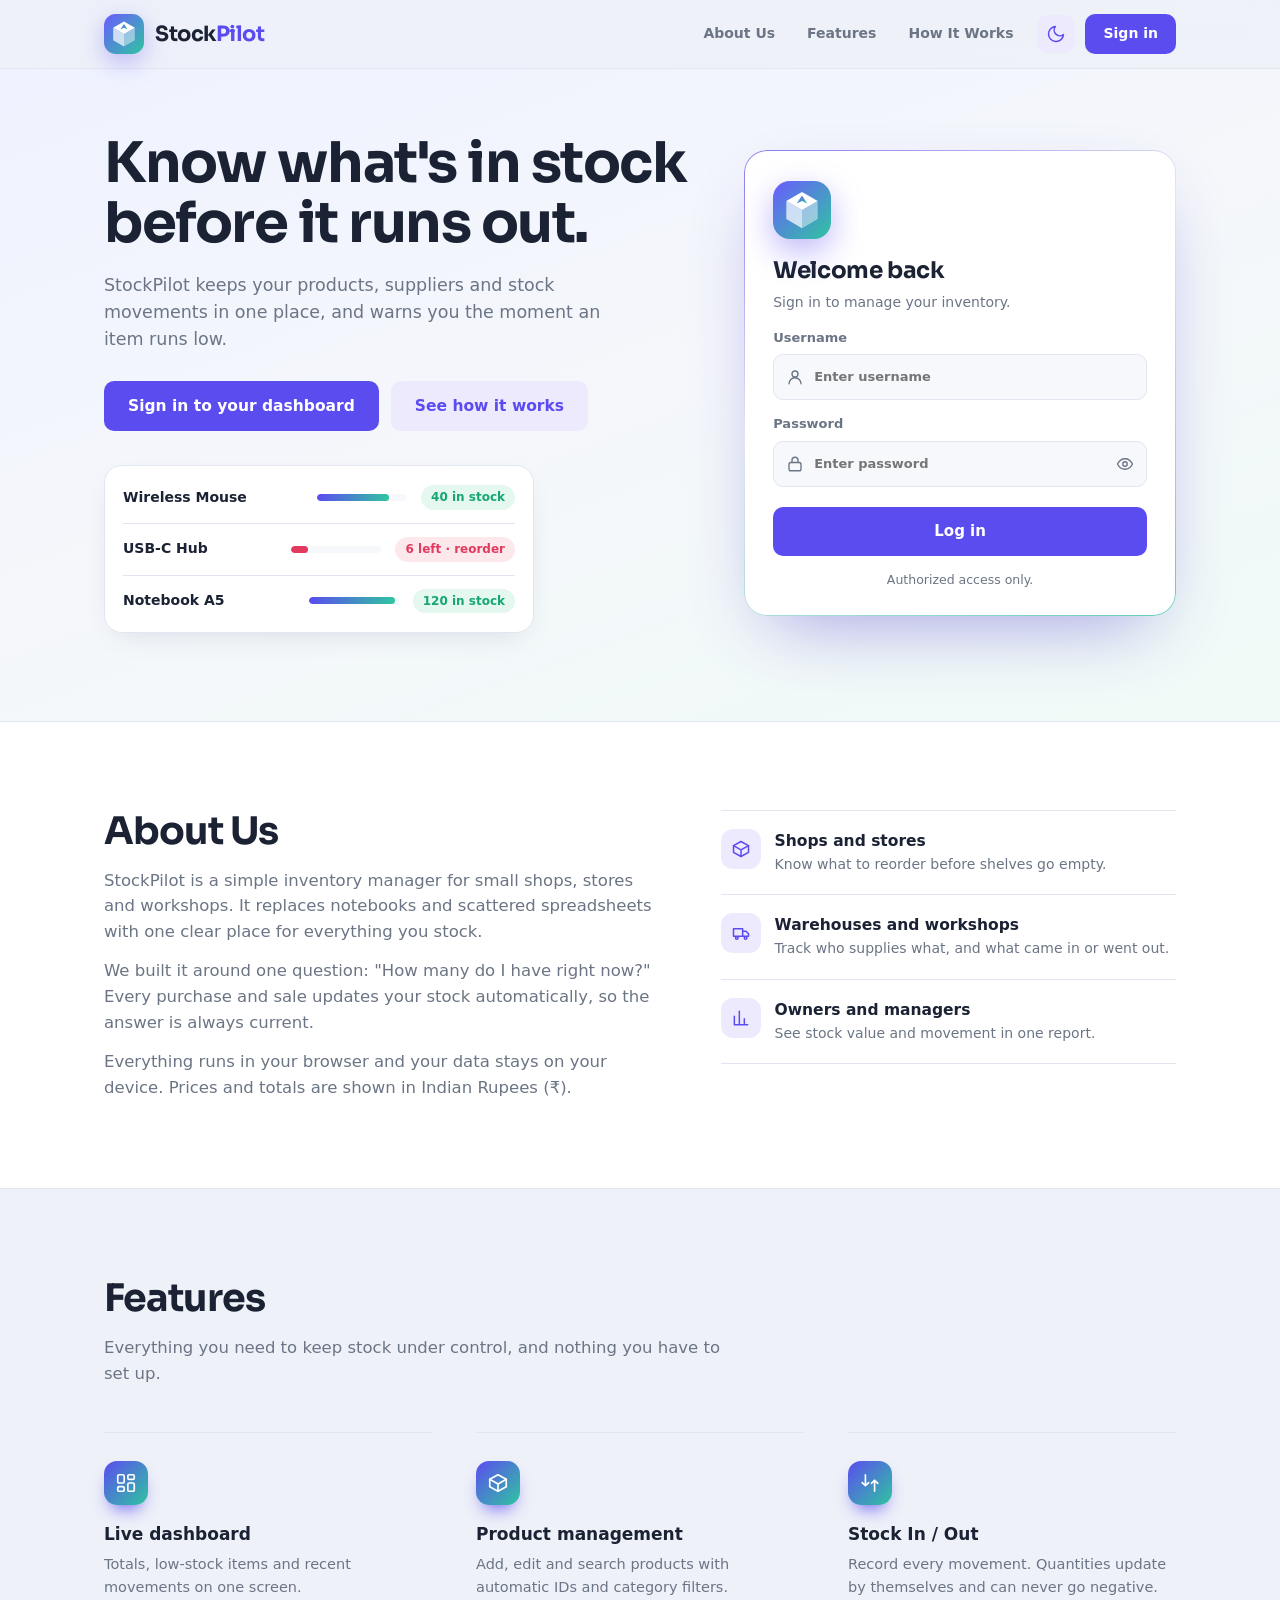
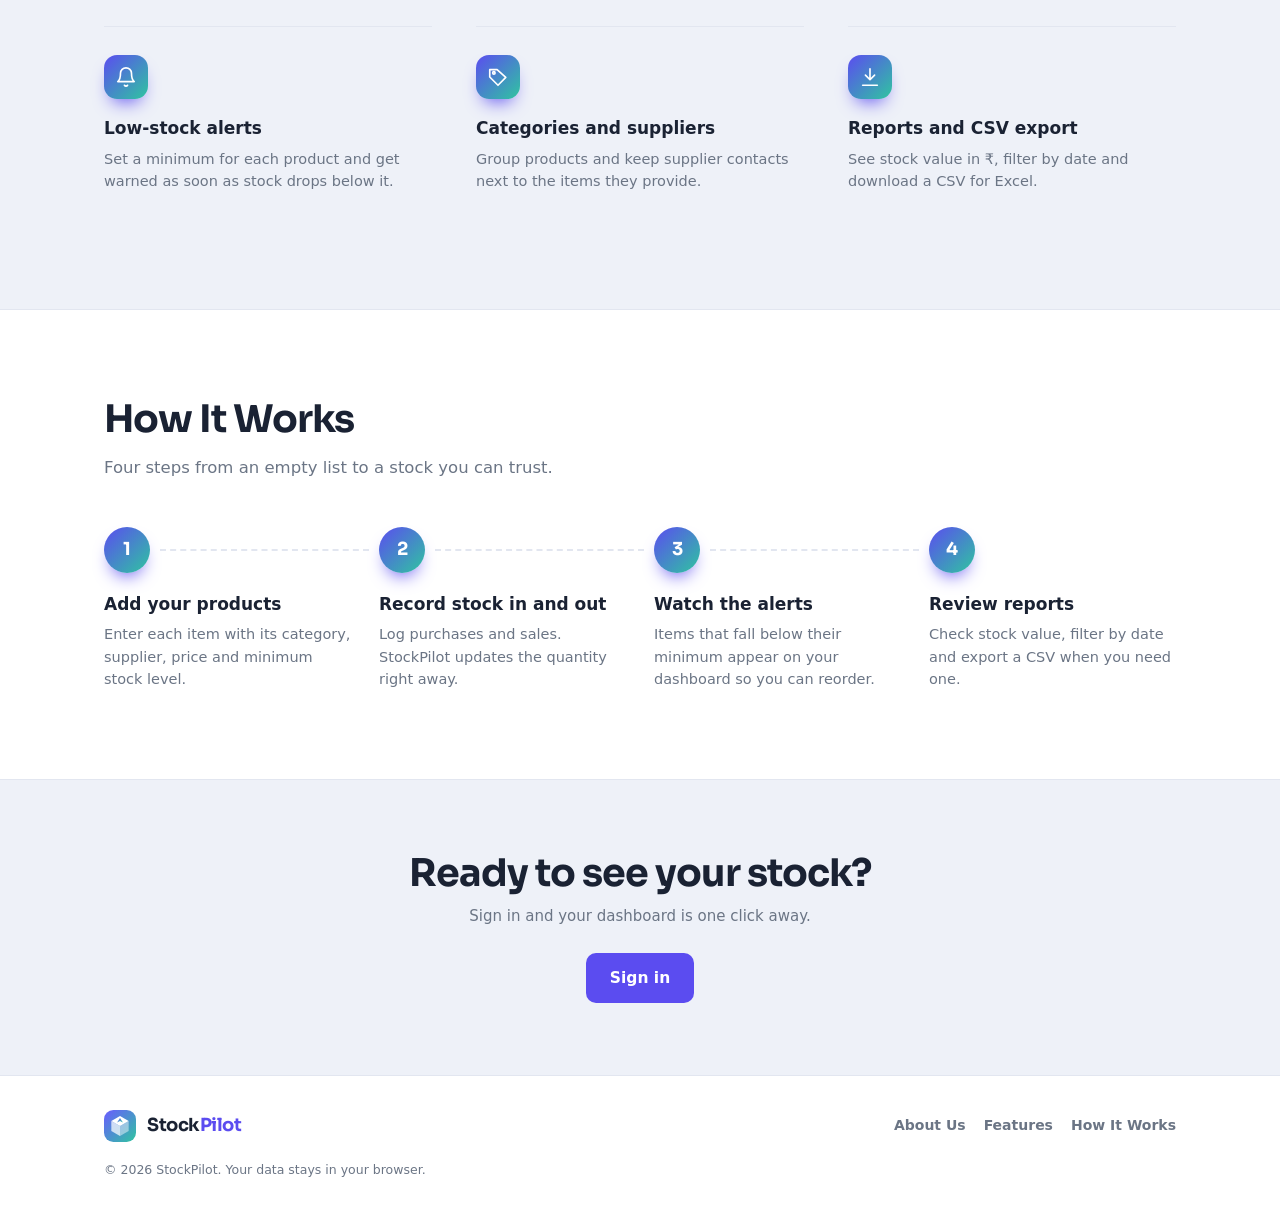
<file: transactions.html>
<!DOCTYPE html><html lang="en"><head><meta charset="utf-8"><meta name="viewport" content="width=device-width,initial-scale=1"><title>Transactions · StockPilot</title><link rel="icon" href="favicon.svg" type="image/svg+xml"><script>(function(){try{var t=localStorage.getItem('sp_theme')||(matchMedia('(prefers-color-scheme: dark)').matches?'dark':'light');document.documentElement.setAttribute('data-theme',t)}catch(e){}})();</script>
<link rel="stylesheet" href="css/style.css"></head><body data-page="transactions"><noscript>StockPilot needs JavaScript.</noscript><script src="js/database.js"></script><script src="js/app.js"></script><script src="js/transactions.js"></script></body></html>
</file>
<file: css/style.css>
:root{
 --bg:#eef1f8;--bg-grad:linear-gradient(160deg,#eef2ff 0%,#f5f7fb 45%,#eefcf6 100%);
 --surface:#ffffff;--surface-2:#f6f8fc;
 --text:#1a2233;--muted:#6b7585;--border:#e2e6f0;
 --primary:#5b4cf0;--primary-2:#2fc5a0;--primary-soft:#eeeafe;
 --red:#e23a5e;--red-soft:#fde8ec;--green:#17a673;--green-soft:#e4f8ef;--amber:#f5a623;
 --shadow:0 10px 30px -12px rgba(30,30,80,.15);
 --side-grad:linear-gradient(195deg,#4c3fd6 0%,#5b4cf0 45%,#2fb79b 150%);
 --radius:14px;
 --display:"Sora","Segoe UI",system-ui,sans-serif;
}
[data-theme="dark"]{
 --bg:#0e1220;--bg-grad:linear-gradient(160deg,#0e1220 0%,#111527 50%,#0d1a1c 100%);
 --surface:#161b2c;--surface-2:#1c2236;
 --text:#e7e9f5;--muted:#99a0b8;--border:#262c42;
 --primary:#8b7bff;--primary-2:#35d6ac;--primary-soft:#242a4a;
 --red:#ff6b89;--red-soft:#3a2130;--green:#3ddc9a;--green-soft:#163828;--amber:#ffc24d;
 --shadow:0 10px 30px -10px rgba(0,0,0,.55);
 --side-grad:linear-gradient(195deg,#2a2160 0%,#352b85 45%,#124b42 150%);
}
*{box-sizing:border-box}
html,body{height:100%}
body{margin:0;font:15px/1.55 "Segoe UI",system-ui,-apple-system,sans-serif;color:var(--text);background:var(--bg-grad);background-attachment:fixed;transition:background-color .25s,color .25s}
a{color:inherit}

/* ---- icons ---- */
.icon{display:inline-flex;width:18px;height:18px;flex-shrink:0}
.icon svg{width:100%;height:100%;fill:none;stroke:currentColor;stroke-width:1.8;stroke-linecap:round;stroke-linejoin:round}
.icon-btn{display:inline-flex;align-items:center;justify-content:center;width:38px;height:38px;padding:0!important}
.icon-btn .icon{width:20px;height:20px}

/* ---- shell / sidebar ---- */
.shell{display:flex;min-height:100vh}
aside{width:234px;background:var(--side-grad);padding:20px 12px;position:sticky;top:0;height:100vh;display:flex;flex-direction:column;gap:3px;flex-shrink:0;box-shadow:4px 0 24px -8px rgba(20,10,60,.25)}
.brand{display:flex;align-items:center;gap:10px;margin:2px 8px 20px;color:#fff}
.brand .mark{display:flex}.brand .mark svg{width:34px;height:34px}
.brand h2{margin:0;font-size:19px;letter-spacing:.3px;font-weight:700}
aside a{display:flex;align-items:center;gap:11px;color:#dfe1ff;text-decoration:none;padding:10px 12px;border-radius:10px;font-size:14px;font-weight:500;transition:background .15s,color .15s}
aside a .icon{color:#c9ccff}
aside a.on,aside a:hover{background:rgba(255,255,255,.16);color:#fff}
aside a.on .icon,aside a:hover .icon{color:#fff}
.sp{flex:1}

main{flex:1;padding:26px 30px;min-width:0}
.top{display:flex;align-items:center;gap:12px;margin-bottom:22px}
.top h1{margin:0;font-size:24px;flex:1;letter-spacing:-.2px}
#menu{display:none}

/* ---- surfaces ---- */
.cards{display:grid;grid-template-columns:repeat(auto-fit,minmax(170px,1fr));gap:14px;margin-bottom:22px}
.card,.panel{background:var(--surface);border:1px solid var(--border);border-radius:var(--radius);padding:17px;box-shadow:var(--shadow)}
.card small{color:var(--muted);font-weight:600;text-transform:uppercase;letter-spacing:.4px;font-size:11px}
.card b{display:block;font-size:27px;color:var(--primary);margin-top:4px}
.card.warn b{color:var(--red)}
h3{margin:0 0 12px;font-size:16px}
.bar{display:flex;gap:10px;flex-wrap:wrap;margin-bottom:14px;align-items:center}

input,select{padding:10px 12px;border:1px solid var(--border);border-radius:10px;font:inherit;width:100%;background:var(--surface-2);color:var(--text)}
input:focus,select:focus{outline:none;border-color:var(--primary)}
.bar input,.bar select{width:auto;flex:1;min-width:140px}

.btn{background:var(--primary);color:#fff;border:0;padding:10px 18px;border-radius:10px;font:inherit;font-weight:600;cursor:pointer;display:inline-flex;align-items:center;gap:8px;transition:filter .15s,transform .1s}
.btn:hover{filter:brightness(1.08)}.btn:active{transform:translateY(1px)}
.btn.ghost{background:var(--primary-soft);color:var(--primary)}
.btn.red{background:var(--red)}
.btn.sm{padding:4px 11px;font-size:13px}
:focus-visible{outline:2px solid var(--primary);outline-offset:2px}

.tw{overflow-x:auto;margin-bottom:20px;border-radius:var(--radius)}
table{width:100%;border-collapse:collapse}
th,td{text-align:left;padding:11px 13px;border-bottom:1px solid var(--border);white-space:nowrap}
th{background:var(--surface-2);color:var(--muted);font-size:12px;text-transform:uppercase;letter-spacing:.4px;font-weight:700}
tr:last-child td{border-bottom:0}

.tag{padding:3px 10px;border-radius:99px;font-size:12px;font-weight:600;background:var(--green-soft);color:var(--green)}
.tag.low{background:var(--red-soft);color:var(--red)}
.empty{text-align:center;color:var(--muted);padding:30px}

dialog{border:0;border-radius:16px;padding:24px;width:min(440px,92vw);box-shadow:0 24px 70px #0006;background:var(--surface);color:var(--text)}
dialog::backdrop{background:#0b0f1c99;backdrop-filter:blur(2px)}
label{display:block;margin:11px 0;font-size:13px;color:var(--muted);font-weight:600}
.row{display:flex;gap:8px;justify-content:flex-end;margin-top:18px}

#toasts{position:fixed;right:16px;bottom:16px;display:grid;gap:8px;z-index:99}
.toast{background:#1c2338;color:#fff;padding:11px 18px;border-radius:10px;border-left:4px solid var(--green);box-shadow:0 10px 30px -8px #0006}
.toast.err{border-color:var(--red)}.toast.warn{border-color:var(--amber)}

/* ================= landing / login ================= */
html{scroll-behavior:smooth}
.landing{height:auto;min-height:100vh;display:block;overflow-x:hidden}
.landing section[id]{scroll-margin-top:76px}
.wrap{max-width:1120px;margin:0 auto;padding:0 24px}

.nav{position:sticky;top:0;z-index:30;background:color-mix(in srgb,var(--bg) 80%,transparent);backdrop-filter:blur(14px);-webkit-backdrop-filter:blur(14px);border-bottom:1px solid var(--border)}
.nav .wrap{display:flex;align-items:center;gap:10px;height:68px}
.wordmark{display:flex;align-items:center;gap:11px;text-decoration:none;font-family:var(--display);font-weight:700;font-size:21px;letter-spacing:-.5px}
.wordmark svg{width:40px;height:40px;filter:drop-shadow(0 8px 12px rgba(91,76,240,.35))}
.wordmark b{color:var(--primary);font-weight:700}
.nav-links{display:flex;gap:4px;margin-left:auto}
.nav-links a{padding:8px 14px;border-radius:99px;text-decoration:none;color:var(--muted);font-weight:600;font-size:14px;transition:background .15s,color .15s}
.nav-links a:hover{background:var(--primary-soft);color:var(--primary)}
.nav .btn.sm{padding:9px 18px;font-size:14px;text-decoration:none}

/* hero */
.hero{position:relative;padding:64px 0 88px}
.hero::before,.hero::after{content:"";position:absolute;border-radius:50%;filter:blur(70px);opacity:.35;z-index:-1;pointer-events:none}
.hero::before{width:420px;height:420px;background:var(--primary);top:-120px;left:-120px}
.hero::after{width:380px;height:380px;background:var(--primary-2);bottom:-140px;right:5%}
[data-theme="dark"] .hero::before,[data-theme="dark"] .hero::after{opacity:.22}
.hero .wrap{display:grid;grid-template-columns:minmax(0,1.15fr) minmax(0,.85fr);gap:56px;align-items:center}
.hero h1{font-family:var(--display);font-size:clamp(34px,5vw,56px);line-height:1.08;letter-spacing:-1.5px;margin:0 0 18px;font-weight:700}
.lead{font-size:17.5px;color:var(--muted);margin:0 0 28px;max-width:30em}
.cta-row{display:flex;gap:12px;flex-wrap:wrap;margin-bottom:34px}
.btn.lg{padding:13px 24px;font-size:15.5px;text-decoration:none}

.peek{max-width:430px;padding:6px 18px;border-radius:18px}
.peek-row{display:grid;grid-template-columns:1fr 90px auto;gap:14px;align-items:center;padding:13px 0;border-bottom:1px solid var(--border);font-size:14px}
.peek-row:last-child{border-bottom:0}
.peek-row span{font-weight:600}
.meter{height:7px;border-radius:9px;background:var(--surface-2);overflow:hidden}
.meter i{display:block;height:100%;border-radius:9px;background:linear-gradient(90deg,var(--primary),var(--primary-2))}
.meter.low i{background:var(--red)}

/* login card */
.login{padding:30px 28px 26px;border-radius:22px;box-shadow:0 30px 70px -28px rgba(60,40,200,.45);position:relative}
.login::before{content:"";position:absolute;inset:-1px;border-radius:23px;padding:1px;background:linear-gradient(150deg,var(--primary),transparent 40%,var(--primary-2));-webkit-mask:linear-gradient(#000 0 0) content-box,linear-gradient(#000 0 0);-webkit-mask-composite:xor;mask-composite:exclude;pointer-events:none;opacity:.7}
.login .badge{width:58px;height:58px;margin-bottom:14px;filter:drop-shadow(0 12px 16px rgba(91,76,240,.4))}
.login .badge svg{width:100%;height:100%}
.login h3{font-family:var(--display);font-size:23px;letter-spacing:-.4px;margin:0 0 4px}
.login .sub{margin:0 0 14px;color:var(--muted);font-size:14px}
.field{position:relative}
.field>.icon{position:absolute;left:13px;top:50%;transform:translateY(-50%);color:var(--muted);width:18px;height:18px;pointer-events:none}
.field input{padding:12px 42px 12px 40px}
.field .eye{position:absolute;right:5px;top:50%;transform:translateY(-50%);width:34px;height:34px;border:0;background:none;color:var(--muted);cursor:pointer;border-radius:8px;display:flex;align-items:center;justify-content:center}
.field .eye:hover{color:var(--primary);background:var(--primary-soft)}
.login label{margin:14px 0 0}
.login label .field{margin-top:6px}
.login .btn{width:100%;margin-top:20px;justify-content:center;padding:13px}
.note{font-size:12.5px;color:var(--muted);margin:14px 0 0;text-align:center}

/* sections */
.sec{padding:88px 0}
.sec.band{background:var(--surface);border-block:1px solid var(--border)}
.sec h2{font-family:var(--display);font-size:clamp(28px,3.6vw,38px);letter-spacing:-1px;line-height:1.15;margin:0 0 14px;font-weight:700}
.sec-head{max-width:640px;margin-bottom:46px}
.sec-head p{color:var(--muted);font-size:16.5px;margin:0}

.about{display:grid;grid-template-columns:minmax(0,1.1fr) minmax(0,.9fr);gap:60px;align-items:start}
.about p{color:var(--muted);font-size:16.5px;margin:0 0 14px;max-width:34em}
.about p:last-child{margin-bottom:0}
.who{list-style:none;margin:0;padding:0;border-top:1px solid var(--border)}
.who li{display:flex;gap:14px;padding:18px 0;border-bottom:1px solid var(--border)}
.who .icon{width:40px;height:40px;padding:10px;border-radius:12px;background:var(--primary-soft);color:var(--primary)}
.who strong{display:block;font-size:15.5px}
.who span{color:var(--muted);font-size:14px}

.feat{display:grid;grid-template-columns:repeat(3,1fr);gap:0 44px}
.feat article{padding:28px 0;border-top:1px solid var(--border)}
.feat .icon{width:44px;height:44px;padding:11px;border-radius:13px;color:#fff;background:linear-gradient(135deg,var(--primary),var(--primary-2));margin-bottom:16px;box-shadow:0 10px 18px -8px var(--primary)}
.feat h3{font-size:17px;margin:0 0 6px}
.feat p{margin:0;color:var(--muted);font-size:14.5px}

.steps{list-style:none;margin:0;padding:0;display:grid;grid-template-columns:repeat(4,1fr);gap:28px;counter-reset:s}
.steps li{position:relative;padding-top:64px}
.steps li::before{counter-increment:s;content:counter(s);position:absolute;top:0;left:0;width:46px;height:46px;border-radius:50%;display:flex;align-items:center;justify-content:center;font-family:var(--display);font-weight:700;font-size:18px;color:#fff;background:linear-gradient(135deg,var(--primary),var(--primary-2));box-shadow:0 10px 18px -8px var(--primary);z-index:1}
.steps li::after{content:"";position:absolute;top:22px;left:56px;right:-18px;border-top:2px dashed var(--border)}
.steps li:last-child::after{display:none}
.steps h3{font-size:17px;margin:0 0 6px}
.steps p{margin:0;color:var(--muted);font-size:14.5px}

.cta-band{text-align:center;padding:72px 0}
.cta-band h2{margin-bottom:10px}
.cta-band p{color:var(--muted);margin:0 0 24px}

footer.foot{border-top:1px solid var(--border);padding:34px 0;background:var(--surface)}
footer.foot .wrap{display:flex;flex-wrap:wrap;gap:18px 32px;align-items:center}
footer.foot .wordmark{font-size:18px}
footer.foot .wordmark svg{width:32px;height:32px;filter:none}
footer.foot nav{display:flex;gap:18px;margin-left:auto}
footer.foot nav a{color:var(--muted);text-decoration:none;font-size:14px;font-weight:600}
footer.foot nav a:hover{color:var(--primary)}
footer.foot small{flex-basis:100%;color:var(--muted)}

/* one page-load moment: hero content settles in */
@media(prefers-reduced-motion:no-preference){
 .hero .wrap>*{animation:rise .7s cubic-bezier(.2,.7,.2,1) both}
 .hero .wrap>.login{animation-delay:.12s}
}
@keyframes rise{from{opacity:0;transform:translateY(18px)}to{opacity:1;transform:none}}
@media(prefers-reduced-motion:reduce){html{scroll-behavior:auto}}

@media(max-width:960px){
 .hero .wrap,.about{grid-template-columns:1fr;gap:40px}
 .feat{grid-template-columns:repeat(2,1fr)}
 .steps{grid-template-columns:repeat(2,1fr);row-gap:36px}
 .steps li:nth-child(2)::after{display:none}
 .login{max-width:460px}
}
@media(max-width:800px){
 aside{position:fixed;left:-250px;z-index:50;transition:left .2s}
 aside.open{left:0}
 #menu{display:inline-flex}
 main{padding:16px}
}
@media(max-width:640px){
 .nav-links{display:none}.nav .wrap{gap:8px}.nav .btn.sm{margin-left:auto}
 .hero{padding:36px 0 56px}.sec{padding:60px 0}
 .feat,.steps{grid-template-columns:1fr}
 .steps li::after{display:none}.steps li{padding-top:60px}
 footer.foot nav{margin-left:0}
}
.wordmark .lg{display:flex}
html{background:var(--bg)}

/* ---- dashboard charts / purchase orders ---- */
.split{display:grid;grid-template-columns:3fr 2fr;gap:14px;margin-bottom:22px}
.split h3{margin-top:0}
.chart{width:100%;height:auto}.chart text{font-size:9px;fill:var(--muted)}
.b-in{fill:var(--primary-2)}.b-out{fill:var(--primary)}
.key{float:right;font-size:12px;font-weight:600;color:var(--muted)}
.key i{display:inline-block;width:9px;height:9px;border-radius:3px;margin:0 4px 0 10px}
.k-in{background:var(--primary-2)}.k-out{background:var(--primary)}
.donut{display:flex;align-items:center;gap:18px}.donut svg{width:130px;flex-shrink:0}
.donut .dn{font-size:7px;font-weight:700;fill:var(--text)}
.donut ul,.sugg ul{list-style:none;margin:0;padding:0;font-size:14px}
.donut li{display:flex;align-items:center;gap:8px;padding:3px 0}.donut li b{margin-left:auto}
.donut li i{width:10px;height:10px;border-radius:3px}
.sugg{display:grid;grid-template-columns:repeat(auto-fill,minmax(250px,1fr));gap:14px;margin-bottom:22px}
.sugg li{display:flex;justify-content:space-between;padding:5px 0;border-bottom:1px dashed var(--border)}
.sugg li span{color:var(--muted)}.sugg .panel>b{display:block;margin-bottom:6px}
.tag.amber{background:#fff3dc;color:#b87400}.tag.blue{background:var(--primary-soft);color:var(--primary)}
[data-theme=dark] .tag.amber{background:#3b2f16;color:var(--amber)}
@media(max-width:800px){.split{grid-template-columns:1fr}}
@media print{.shell,#toasts,.noprint{display:none!important}dialog{position:static;width:100%;box-shadow:none;color:#000;background:#fff}}
</file>
